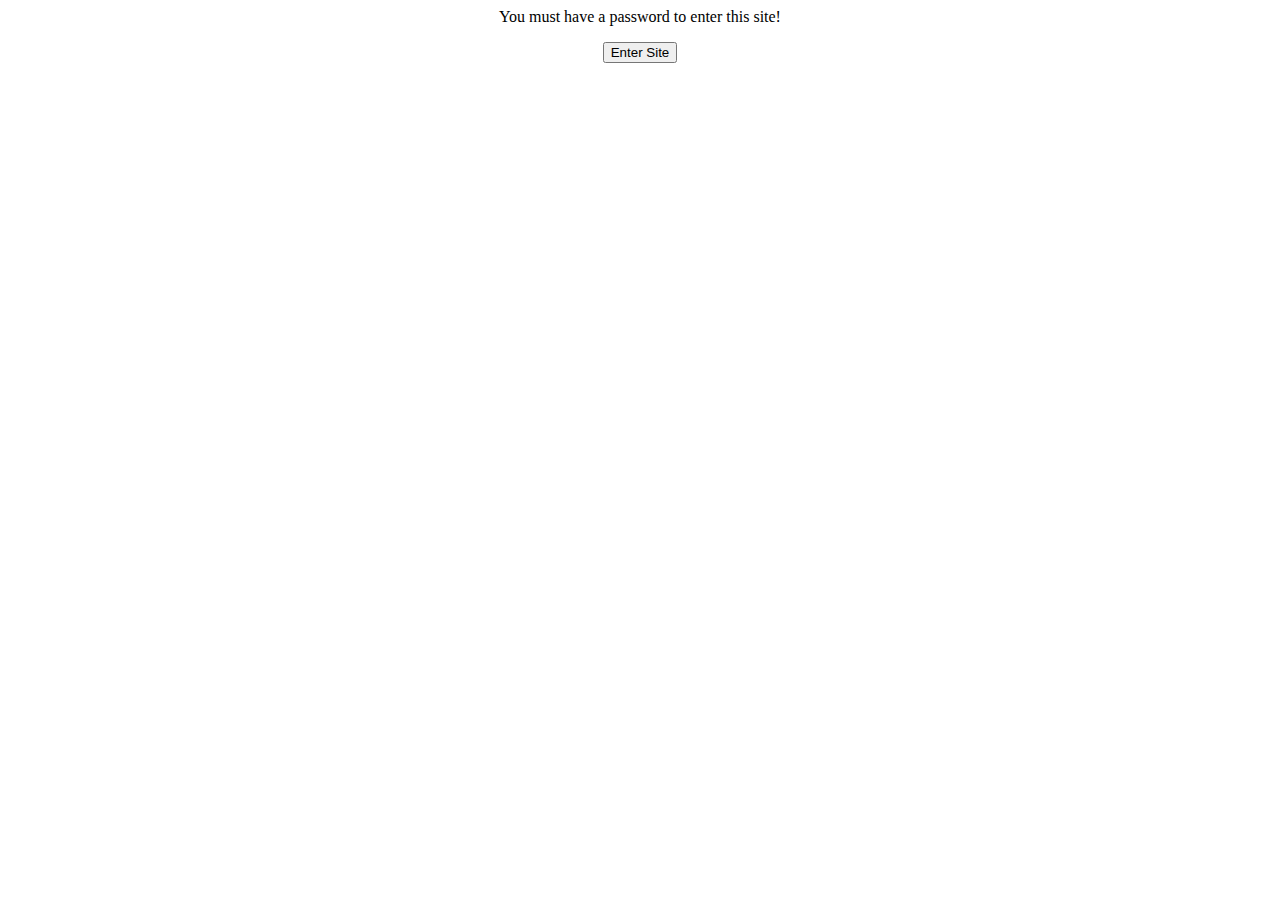
<file: index.html>
<HTML>
<SCRIPT language="JavaScript"><!--
function check() {
    // Prompt user for the password ...
    pwd = prompt('Enter password before continuing','');
    // ... then set the browser location. (change the line below this one!)
    location.href = 'http://academic.uprm.edu/~sbischoff/COLRC/' + escape(pwd) + '.php';
}
// -->
</SCRIPT>
<HEAD>
<TITLE>Enter Password</TITLE>
</HEAD>
<BODY>
<DIV align="center">You must have a password to enter this site!<P>
    <FORM>
        <INPUT type="Button" onClick="check()" value="Enter Site">
    </FORM>
</DIV>
</BODY>
</HTML>
</file>
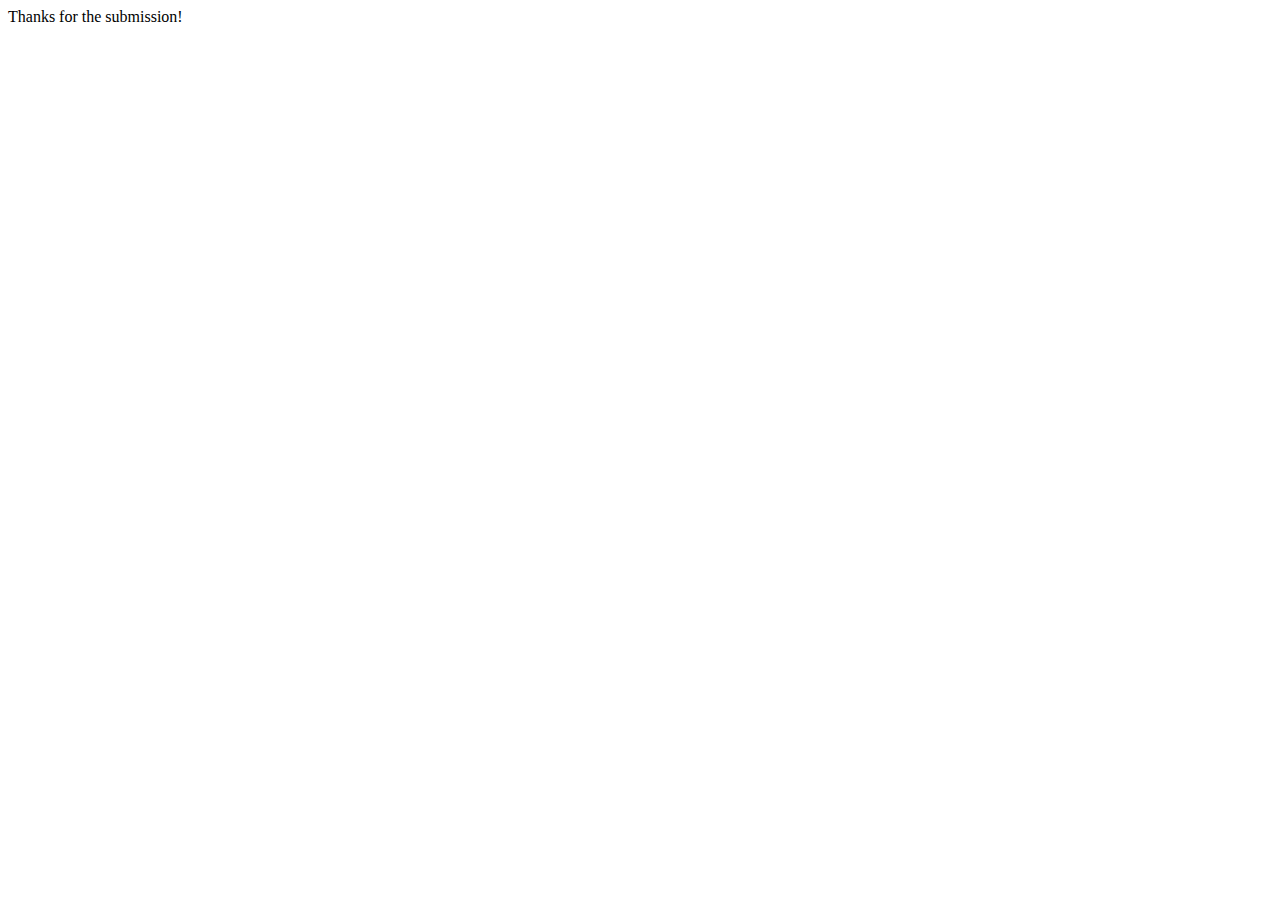
<file: contact/thank-you.html>
<!DOCTYPE HTML PUBLIC "-//W3C//DTD HTML 4.01 Transitional//EN" "http://www.w3.org/TR/html4/loose.dtd"> 
<html>
<head>
	<title>Thank you!</title>
<meta name="generator" content="TSW WebCoder">
</head>

<body>
Thanks for the submission!


</body>
</html>
</file>
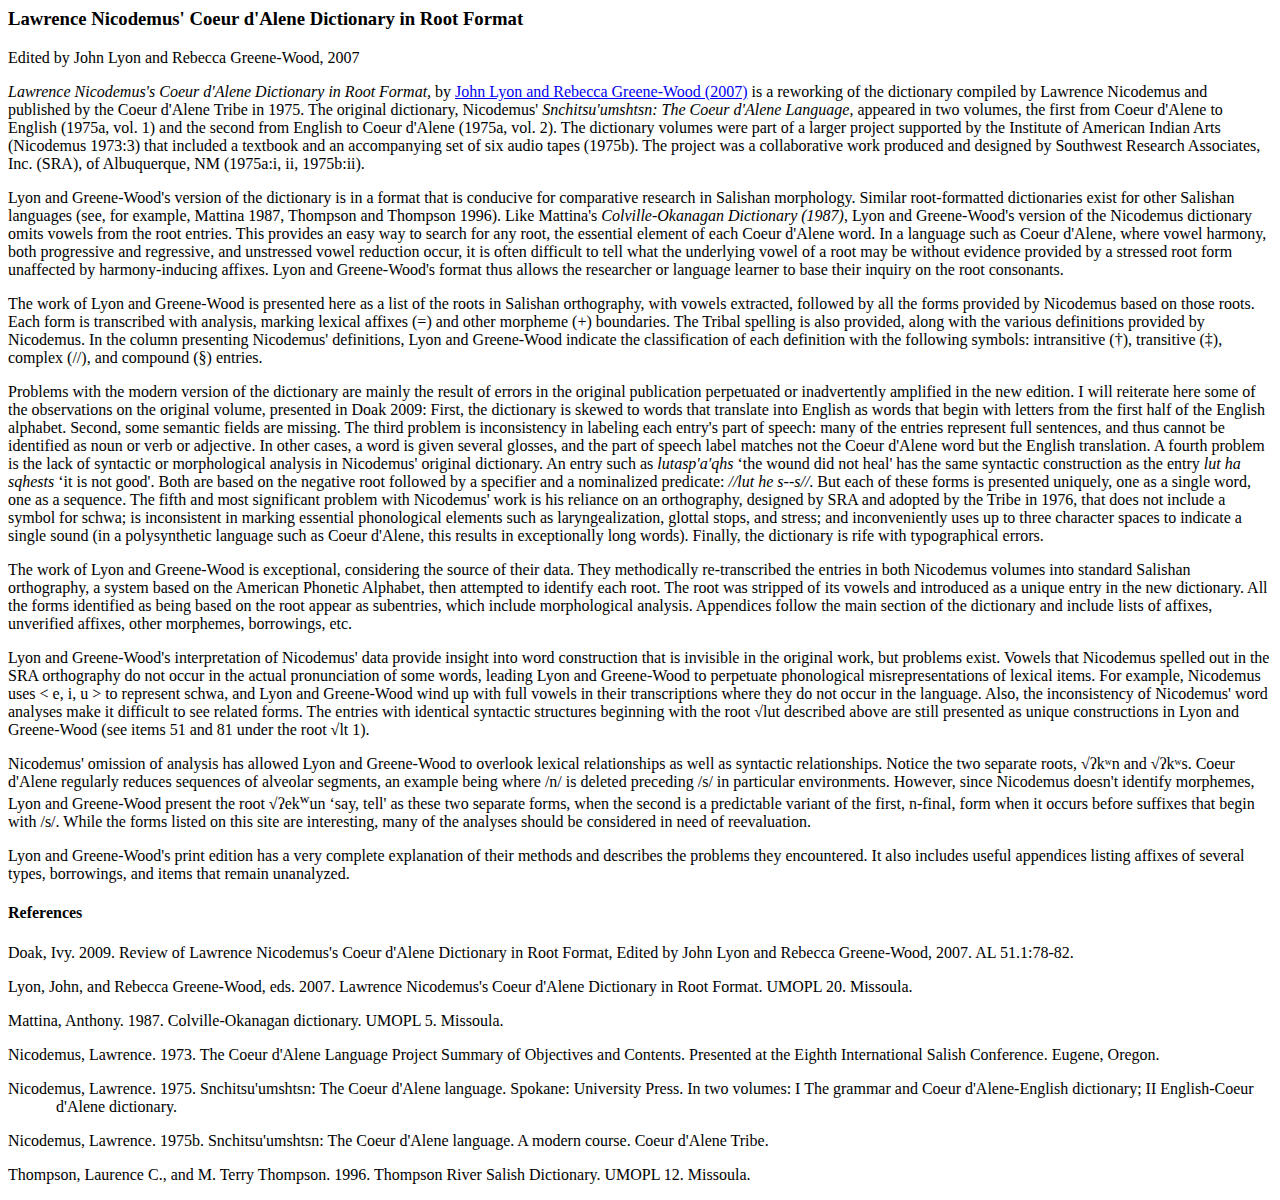
<file: dictionary/history_dictionary_content.html>
<html>
<h3>Lawrence Nicodemus' Coeur d'Alene Dictionary in Root Format</h3>
<p>Edited by John Lyon and Rebecca Greene-Wood, 2007</p>

<p><i>Lawrence Nicodemus's Coeur d'Alene Dictionary in Root Format,</i> by <a href="http://meltr.org/Publications/" target="_blank">John Lyon and Rebecca Greene-Wood (2007)</a> is a reworking of the dictionary compiled by Lawrence Nicodemus and published by the Coeur d'Alene Tribe in 1975.  The original dictionary, Nicodemus' <i>Snchitsu'umshtsn: The Coeur d'Alene Language</i>, appeared in two volumes, the first from Coeur d'Alene to English (1975a, vol. 1) and the second from English to Coeur d'Alene (1975a, vol. 2).  The dictionary volumes were part of a larger project supported by the Institute of American Indian Arts (Nicodemus 1973:3) that included a textbook and an accompanying set of six audio tapes (1975b).  The project was a collaborative work produced and designed by Southwest Research Associates, Inc. (SRA), of Albuquerque, NM (1975a:i, ii, 1975b:ii).</p>

<p>Lyon and Greene-Wood's version of the dictionary is in a format that is conducive for comparative research in Salishan morphology.  Similar root-formatted dictionaries exist for other Salishan languages (see, for example, Mattina 1987, Thompson and Thompson 1996).  Like Mattina's <i>Colville-Okanagan Dictionary (1987)</i>, Lyon and Greene-Wood's version of the Nicodemus dictionary omits vowels from the root entries.  This provides an easy way to search for any root, the essential element of each Coeur d'Alene word.  In a language such as Coeur d'Alene, where vowel harmony, both progressive and regressive, and unstressed vowel reduction occur, it is often difficult to tell what the underlying vowel of a root may be without evidence provided by a stressed root form unaffected by harmony-inducing affixes.  Lyon and Greene-Wood's format thus allows the researcher or language learner to base their inquiry on the root consonants.</p>
<p>The work of Lyon and Greene-Wood is presented here as a list of the roots in Salishan orthography, with vowels extracted, followed by all the forms provided by Nicodemus based on those roots.  Each form is transcribed with analysis, marking lexical affixes (=) and other morpheme (+) boundaries.  The Tribal spelling is also provided, along with the various definitions provided by Nicodemus.  In the column presenting Nicodemus' definitions, Lyon and Greene-Wood indicate the classification of each definition with the following symbols:  intransitive (&#8224;), transitive (&#8225;), complex (//), and compound (&#167;) entries.</p>
<p>Problems with the modern version of the dictionary are mainly the result of errors in the original publication perpetuated or inadvertently amplified in the new edition.  I will reiterate here some of the observations on the original volume, presented in Doak 2009:  First, the dictionary is skewed to words that translate into English as words that begin with letters from the first half of the English alphabet.  Second, some semantic fields are missing.  The third problem is inconsistency in labeling each entry's part of speech: many of the entries represent full sentences, and thus cannot be identified as noun or verb or adjective.  In other cases, a word is given several glosses, and the part of speech label matches not the Coeur d'Alene word but the English translation.  A fourth problem is the lack of syntactic or morphological analysis in Nicodemus' original dictionary.  An entry such as <i>lutasp'a'qhs </i> ‘the wound did not heal' has the same syntactic construction as the entry<i> lut ha sqhests</i> ‘it is not good'. Both are based on the negative root followed by a specifier and a nominalized predicate:<i> //lut he s-<stem>-s//</i>. But each of these forms is presented uniquely, one as a single word, one as a sequence.  The fifth and most significant problem with Nicodemus' work is his reliance on an orthography, designed by SRA and adopted by the Tribe in 1976, that does not include a symbol for schwa; is inconsistent in marking essential phonological elements such as laryngealization, glottal stops, and stress; and inconveniently uses up to three character spaces to indicate a single sound (in a polysynthetic language such as Coeur d'Alene, this results in exceptionally long words).  Finally, the dictionary is rife with typographical errors.</i></p>
<p>The work of Lyon and Greene-Wood is exceptional, considering the source of their data.  They methodically re-transcribed the entries in both Nicodemus volumes into standard Salishan orthography, a system based on the American Phonetic Alphabet, then attempted to identify each root.  The root was stripped of its vowels and introduced as a unique entry in the new dictionary.  All the forms identified as being based on the root appear as subentries, which include morphological analysis.  Appendices follow the main section of the dictionary and include lists of affixes, unverified affixes, other morphemes, borrowings, etc.  </p>
<p>Lyon and Greene-Wood's interpretation of Nicodemus' data provide insight into word construction that is invisible in the original work, but problems exist.  Vowels that Nicodemus spelled out in the SRA orthography do not occur in the actual pronunciation of some words, leading Lyon and Greene-Wood to perpetuate phonological misrepresentations of lexical items.  For example, Nicodemus uses < e, i, u > to represent schwa, and Lyon and Greene-Wood wind up with full vowels in their transcriptions where they do not occur in the language.  Also, the inconsistency of Nicodemus' word analyses make it difficult to see related forms. The entries with identical syntactic structures beginning with the root &radic;lut described above are still presented as unique constructions in Lyon and Greene-Wood (see items 51 and 81 under the root &radic;lt 1).</p>
<p>Nicodemus' omission of analysis has allowed Lyon and Greene-Wood to overlook lexical relationships as well as syntactic relationships.  Notice the two separate roots, &radic;ʔkʷn and &radic;ʔkʷs.  Coeur d'Alene regularly reduces sequences of alveolar segments, an example being where /n/ is deleted preceding /s/ in particular environments.  However, since Nicodemus doesn't identify morphemes, Lyon and Greene-Wood present the root &radic;ʔek<sup>w</sup>un ‘say, tell' as these two separate forms, when the second is a predictable variant of the first, n-final, form when it occurs before suffixes that begin with /s/.  While the forms listed on this site are interesting, many of the analyses should be considered in need of reevaluation.</p>
<p>Lyon and Greene-Wood's print edition has a very complete explanation of their methods and describes the problems they encountered.  It also includes useful appendices listing affixes of several types, borrowings, and items that remain unanalyzed.</p>

<h4>References</h4>

<p style="margin-left:.5in;text-indent:-.5in">Doak, Ivy.  2009.  Review of Lawrence Nicodemus's Coeur d'Alene Dictionary in Root Format, Edited by John Lyon and Rebecca Greene-Wood, 2007.  AL 51.1:78-82.</p>
<p style="margin-left:.5in;text-indent:-.5in">Lyon, John, and Rebecca Greene-Wood, eds. 2007. Lawrence Nicodemus's Coeur d'Alene Dictionary in Root Format.  UMOPL 20.  Missoula.</p>
<p style="margin-left:.5in;text-indent:-.5in">Mattina, Anthony.  1987.  Colville-Okanagan dictionary.  UMOPL  5.  Missoula.</p>
<p style="margin-left:.5in;text-indent:-.5in">Nicodemus, Lawrence.  1973.  The Coeur d'Alene Language Project Summary of Objectives and Contents.  Presented at the Eighth International Salish Conference.  Eugene, Oregon.</p>
<p style="margin-left:.5in;text-indent:-.5in">Nicodemus, Lawrence.  1975.  Snchitsu'umshtsn: The Coeur d'Alene language.  Spokane: University Press.  In two volumes: I The grammar and Coeur d'Alene-English dictionary; II English-Coeur d'Alene dictionary.</p>
<p style="margin-left:.5in;text-indent:-.5in">Nicodemus, Lawrence.  1975b.  Snchitsu'umshtsn: The Coeur d'Alene language.  A modern course.  Coeur d'Alene Tribe.</p>
<p style="margin-left:.5in;text-indent:-.5in">Thompson, Laurence C., and M. Terry Thompson.  1996.  Thompson River Salish Dictionary. UMOPL  12.  Missoula.</p>
</file>
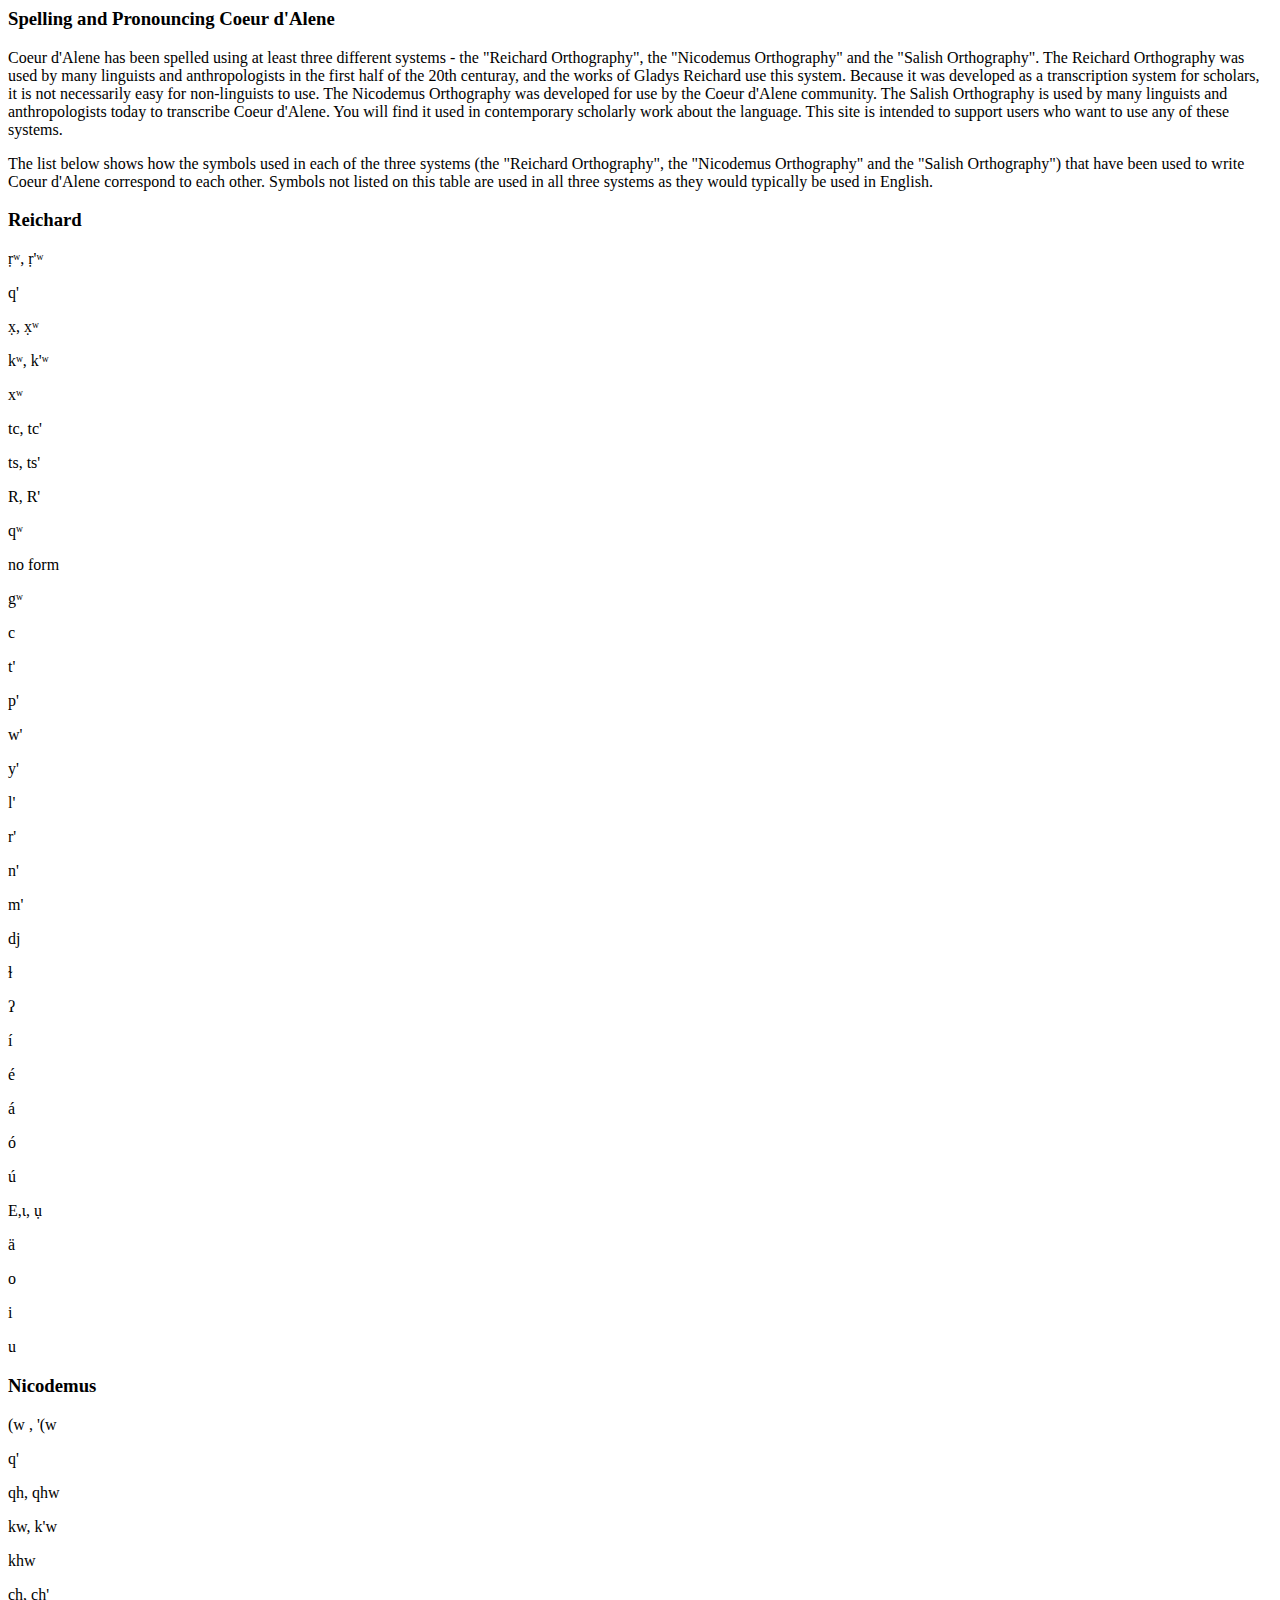
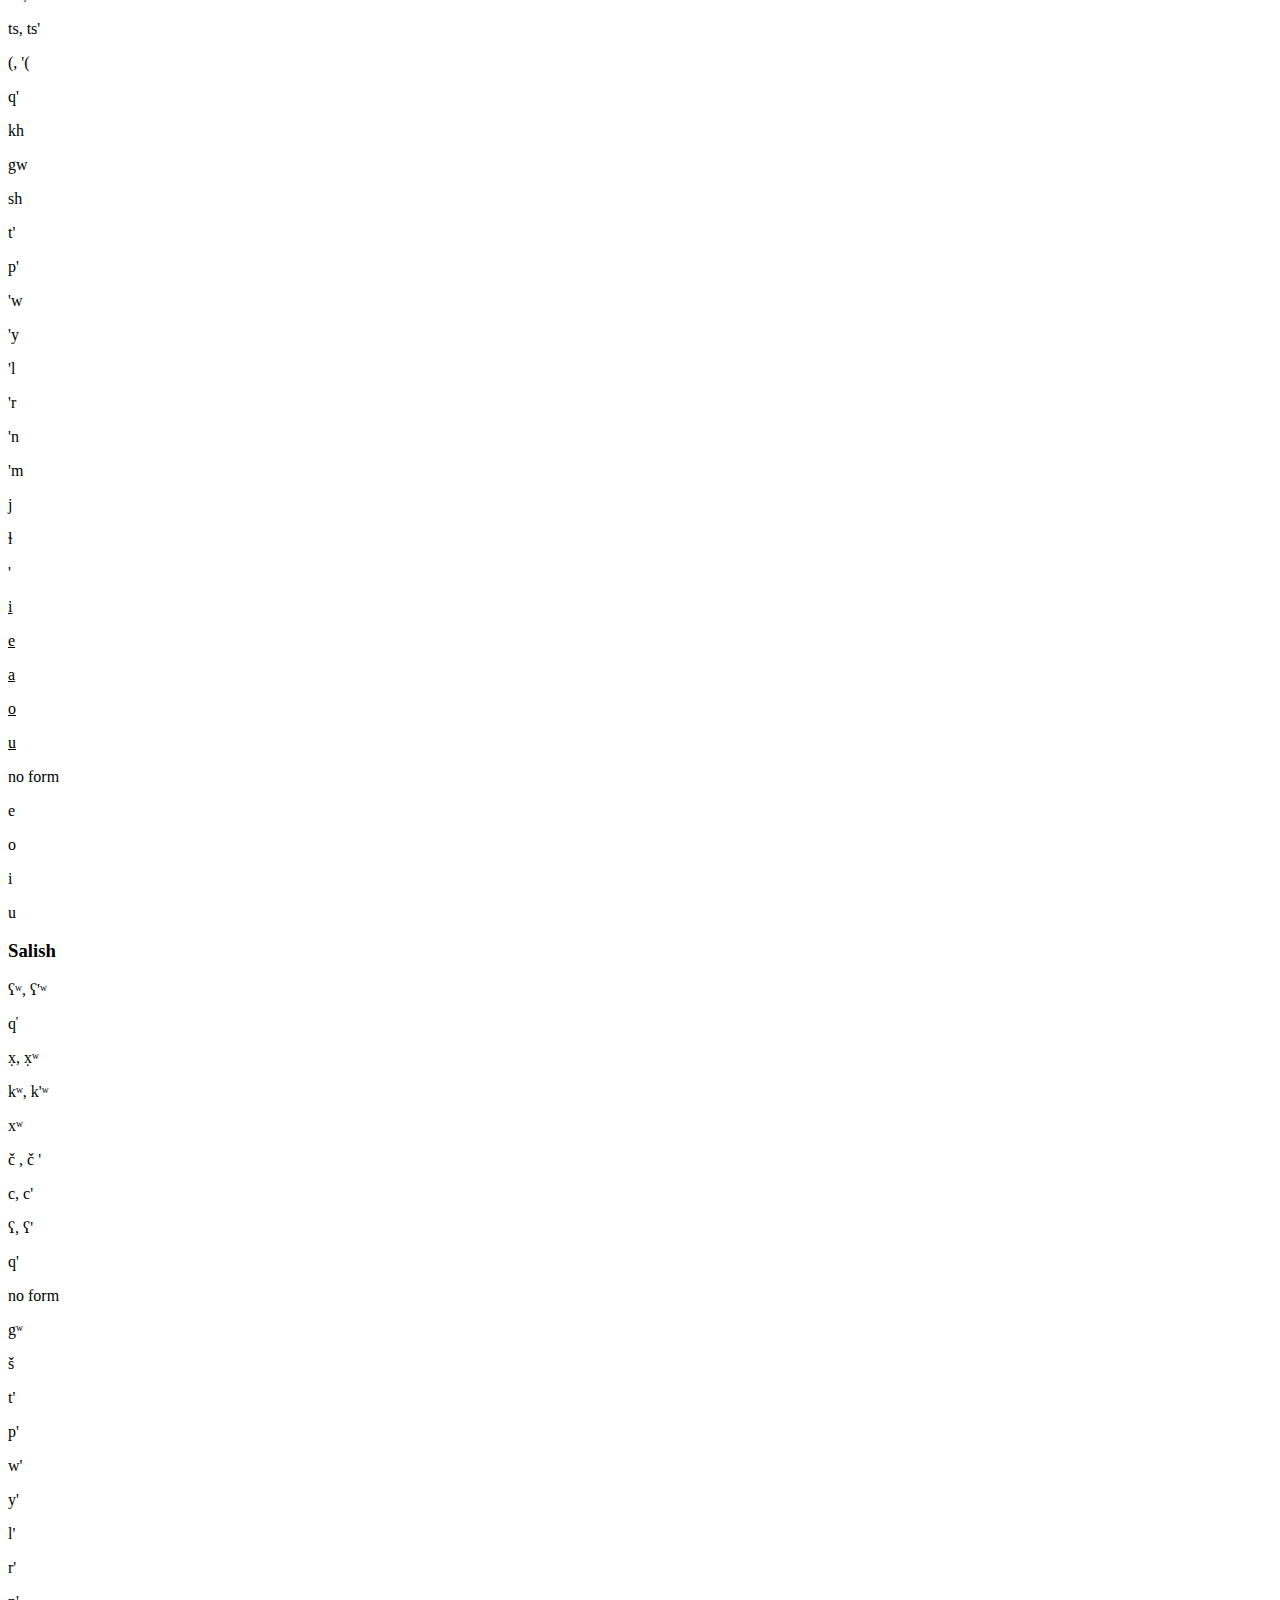
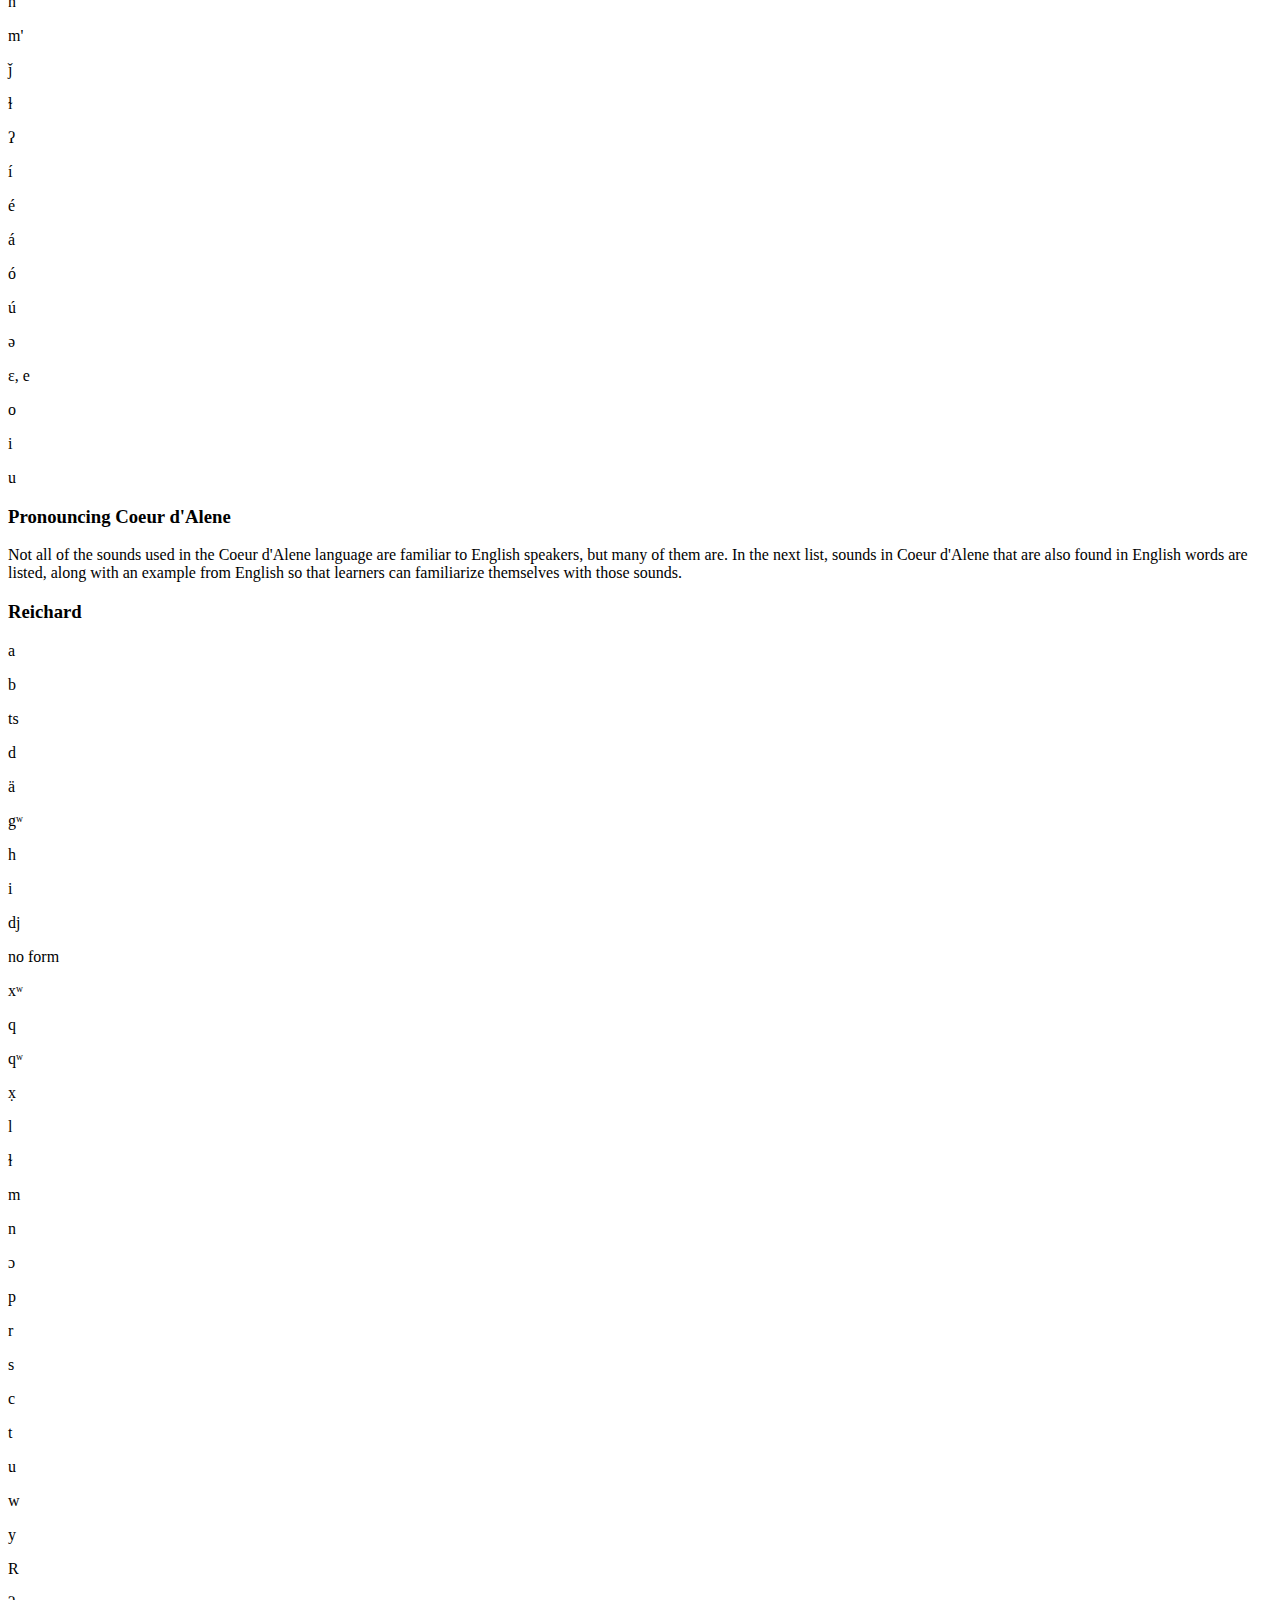
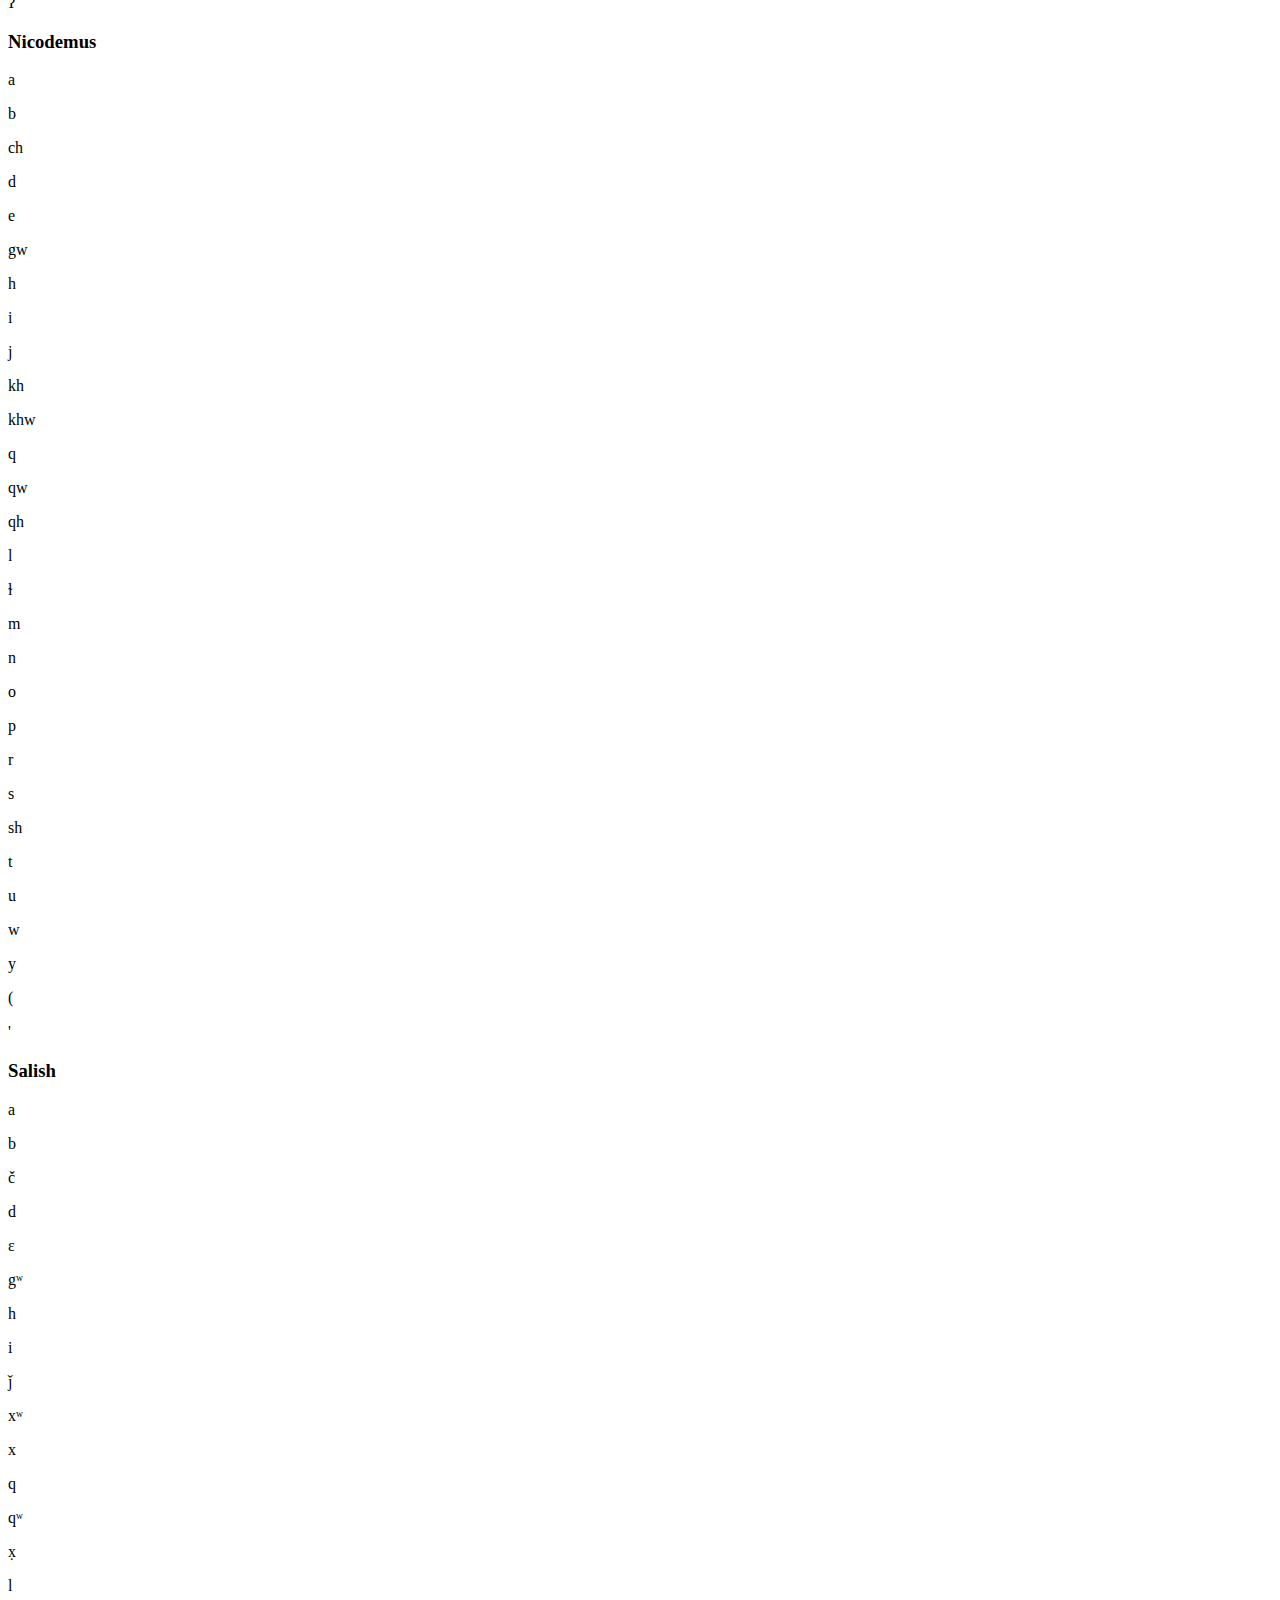
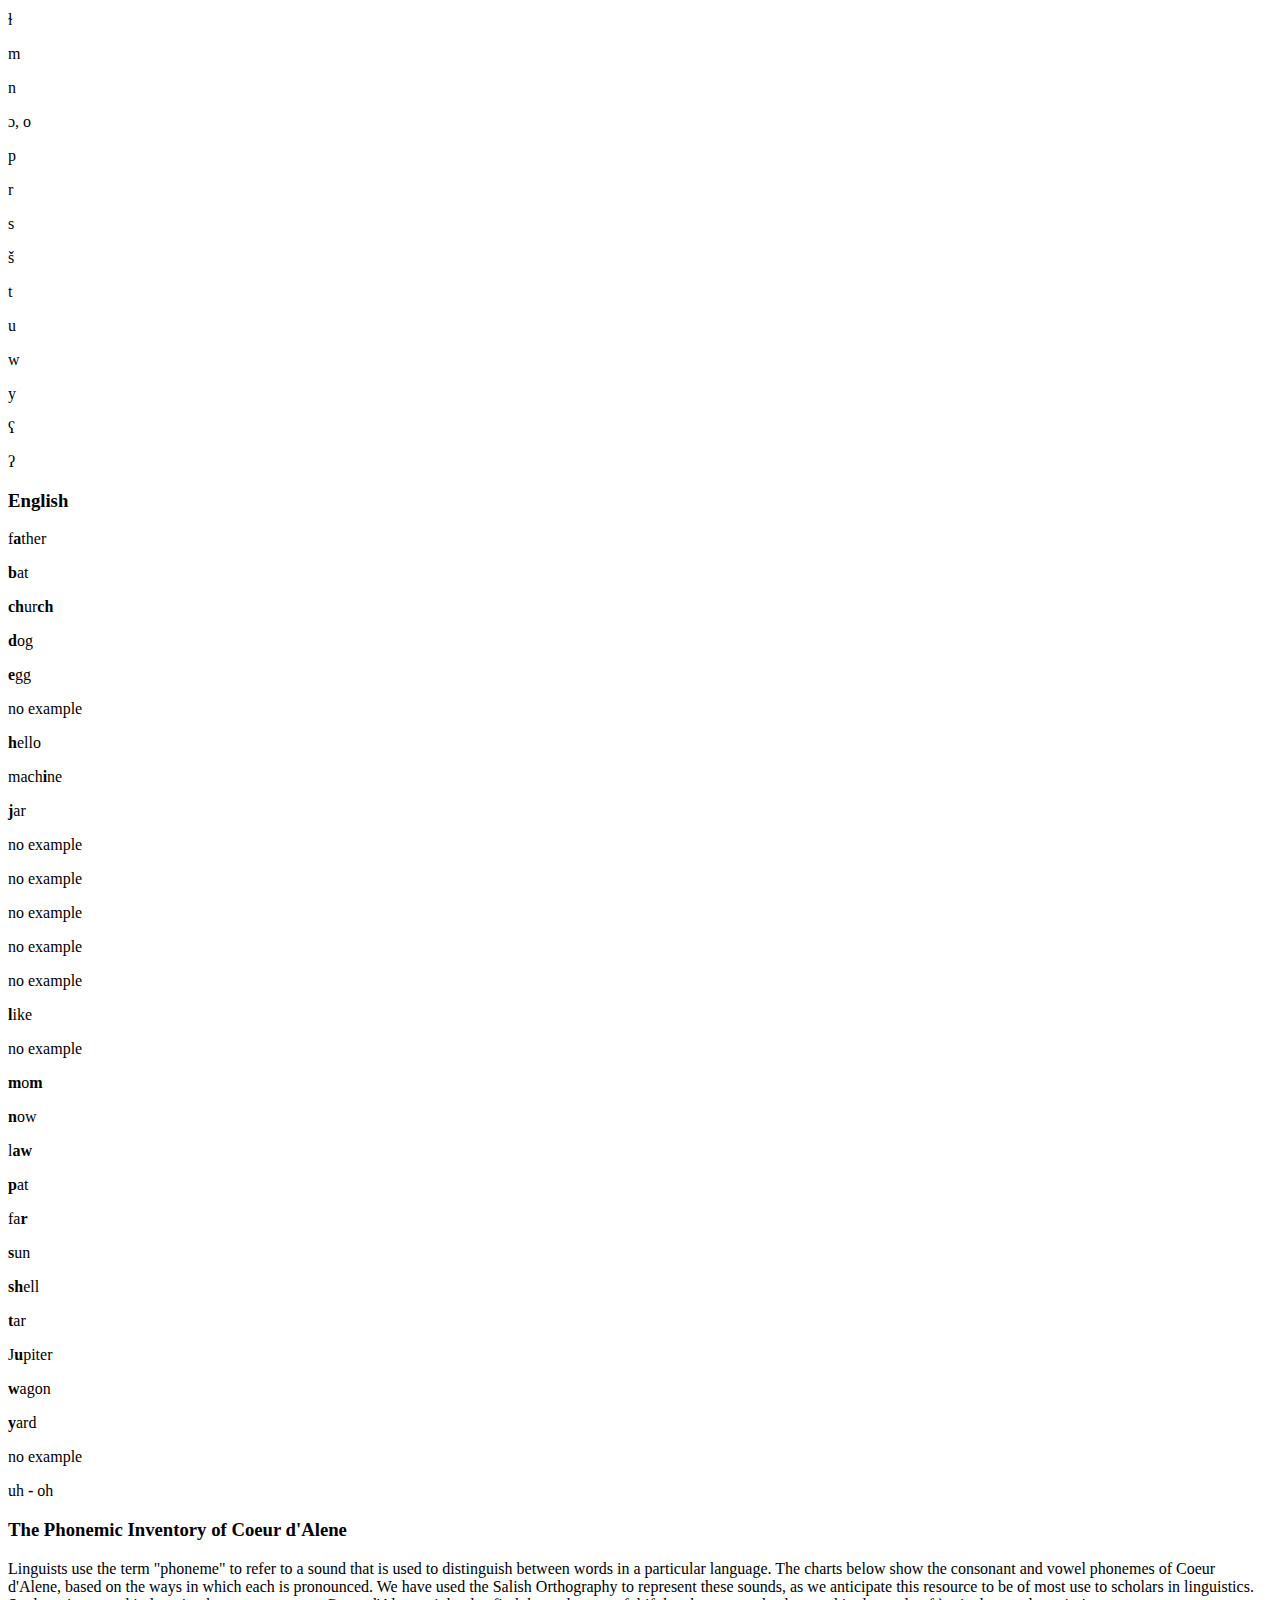
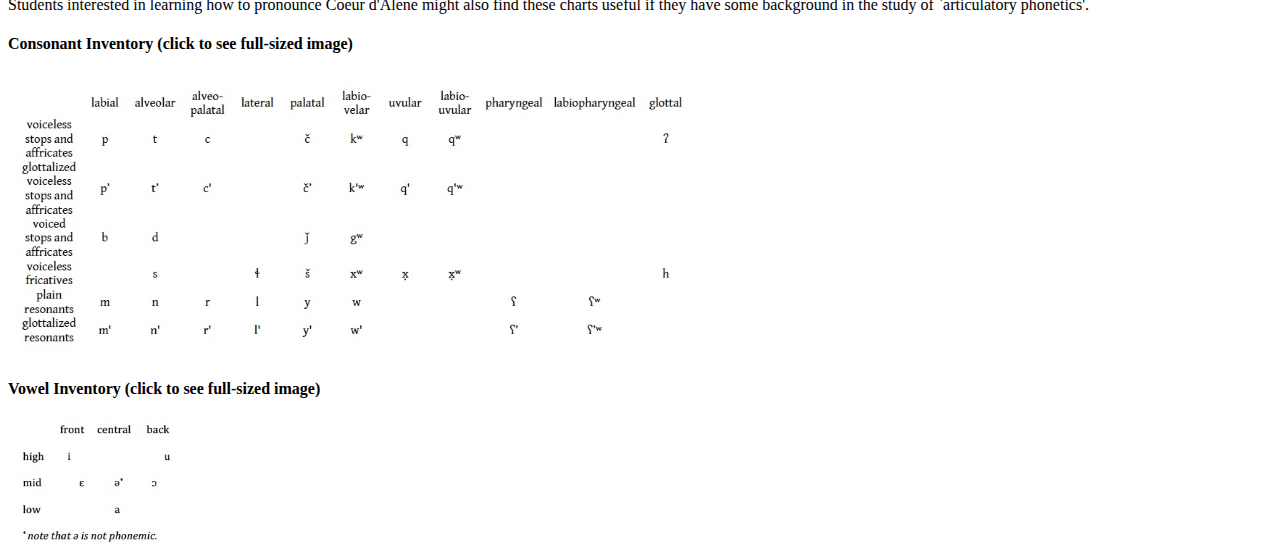
<file: spelling/orthographies_content.html>
<html>
<h3>Spelling and Pronouncing Coeur d'Alene</h3>

<p>Coeur d'Alene has been spelled using at least three different systems - the "Reichard Orthography", the "Nicodemus Orthography" and the "Salish Orthography".  The Reichard Orthography was used by many linguists and anthropologists in the first half of the 20th centuray, and the works of Gladys Reichard use this system.  Because it was developed as a transcription system for scholars, it is not necessarily easy for non-linguists to use.  The Nicodemus Orthography was developed for use by the Coeur d'Alene community.  The Salish Orthography is used by many linguists and anthropologists today to transcribe Coeur d'Alene.  You will find it used in contemporary scholarly work about the language.  This site is intended to support users who want to use any of these systems.</p>

<p>The list below shows how the symbols used in each of the three systems (the "Reichard Orthography", the "Nicodemus Orthography" and the "Salish Orthography") that have been used to write Coeur d'Alene correspond to each other.  Symbols not listed on this table are used in all three systems as they would typically be used in English.</p>

<div id="table3col">

  <div id="table3col_1"><a name="orthographies"><h3>Reichard</h3></a>
    <p> r&#803;&#695;, r&#803;&#39;&#695;</p>
    <p> q&#39; </p>
    <p> x&#803;, x&#803;&#695; </p>
    <p> k&#695;, k&#39;&#695;</p>
    <p> x&#695; </p>
    <p> tc, tc&#39; </p>
    <p> ts, ts&#39; </p>
    <p> R,  R&#39; </p>
    <p> q&#695; </p>
    <p> no form </p>
    <p> g&#695; </p>
    <p> c </p>
    <p> t&#39; </p>
    <p> p&#39; </p>
    <p> w&#39; </p>
    <p> y&#39; </p>
    <p> l&#39;</p>
    <p> r&#39; </p>
    <p> n&#39; </p>
    <p> m&#39; </p>
    <p> dj </p>
    <p> &#619; </p>
    <p> &#660;</p>
    <p> &#237; </p>
    <p> &#233; </p>
    <p> &#225; </p>
    <p> &#243; </p>
    <p> &#250; </p>
    <p> E,&#953;, u&#803;</p>
    <p> &#228; </p>
    <p> o </p>
    <p> i </p>
    <p> u </p>

    </div>
    
  <div id="table3col_2"><h3>Nicodemus</h3>
    <p>(w , &#39;(w</p>
    <p> q&#39;</p>
    <p> qh, qhw </p>
    <p> kw, k&#39;w</p>
    <p> khw</p>
    <p> ch, ch&#39; </p>
    <p> ts, ts&#39; </p>
    <p> (, &#39;( </p>
    <p> q&#39; </p>
    <p> kh </p>
    <p> gw </p>
    <p> sh </p>
    <p> t&#39; </p>
    <p> p&#39; </p>
    <p> &#39;w </p>
    <p> &#39;y </p>
    <p> &#39;l </p>
    <p> &#39;r </p>
    <p> &#39;n </p>
    <p> &#39;m </p>
    <p> j </p>
    <p> &#619; </p>
    <p> &#39; </p>
    <p> <u>i</u> </p>
    <p> <u>e</u> </p>
    <p> <u>a</u> </p>
    <p> <u>o</u> </p>
    <p> <u>u</u> </p>
    <p> no form </p>
    <p> e </p>
    <p> o </p>
    <p> i </p>
    <p> u </p>
    </div>
   
  <div id="table3col_3"><h3>Salish</h3>
    <p> &#661;&#695;, &#661;&#39;&#695;</p>
    <p> q&#789;</p>
    <p> x&#803;, x&#803;&#695; </p>
    <p> k&#695;, k&#39;&#695; </p>
    <p> x&#695; </p>
    <p> &#269; , &#269; &#39; </p>
    <p> c, c&#39; </p>
    <p> &#661;, &#661;&#39;</p>
    <p> q&#39; </p>
    <p> no form </p>
    <p> g&#695; </p>
    <p> &#353; </p>
    <p> t&#39; </p>
    <p> p&#39; </p>
    <p> w&#39; </p>
    <p> y&#39; </p>
    <p> l&#39; </p>
    <p> r&#39; </p>
    <p> n&#39; </p>
    <p> m&#39; </p>
    <p> &#496; </p>
    <p> &#619; </p>
    <p> &#660; </p>
    <p> &#237; </p>
    <p> &#233; </p>
    <p> &#225; </p>
    <p> &#243; </p>
    <p> &#250; </p>
    <p> &#601; </p>
    <p> &#603;, e </p>
    <p> o </p>
    <p> i </p>
    <p> u </p>

  </div>

</div>

<div id="new">

<a name="pronounce"><h3>Pronouncing Coeur d'Alene</h3></a>

<p>Not all of the sounds used in the Coeur d'Alene language are familiar to English speakers, but many of them are.  In the next list, sounds in Coeur d'Alene that are also found in English words are listed, along with an example from English so that learners can familiarize themselves with those sounds.</p>

</div>

<div id="table4col">

  <div id="table4col_1"><h3>Reichard</h3>
    <p> a</p>
    <p> b </p>
    <p> ts </p>
    <p> d </p>
    <p> &#228; </p>
    <p> g&#695; </p> 
    <p> h  </p>
    <p> i </p>
    <p> dj  </p>
    <p> no form  </p>
    <p> x&#695; </p>
    <p> q </p>
    <p> q&#695;  </p>
    <p> x&#803; </p>
    <p> l </p>
    <p> &#619;  </p>
    <p> m </p>
    <p> n  </p>
    <p> &#x0254;   </p>
    <p> p  </p>
    <p> r  </p>
    <p> s  </p>
    <p> c </p>
    <p> t  </p>
    <p> u </p>
    <p> w  </p>
    <p> y  </p>
    <p> R </p>
    <p> &#660; </p>

    </div>
    
  <div id="table4col_2"><h3>Nicodemus</h3>
    <p> a </p>
    <p> b </p>
    <p> ch  </p>
    <p> d </p>
    <p> e </p>
    <p> gw </p>
    <p> h  </p>
    <p> i  </p>
    <p> j  </p>
    <p> kh  </p>
    <p> khw</p>
    <p> q  </p>
    <p> qw  </p>
    <p> qh  </p>
    <p> l </p>
    <p> &#619; </p>
    <p> m  </p>
    <p> n  </p>
    <p> o </p>
    <p> p  </p>
    <p> r  </p>
    <p> s  </p>
    <p> sh </p>
    <p> t  </p>
    <p> u </p>
    <p> w  </p>
    <p> y  </p>
    <p> (  </p>
    <p> &#39; </p>

    </div>
   
  <div id="table4col_3"><h3>Salish</h3>
    <p> a </p>
    <p> b </p>
    <p> &#269; </p>
    <p> d  </p>
    <p> &#603; </p>
    <p> g&#695; </p>
    <p> h  </p>
    <p> i </p>
    <p> &#496;  </p>
    <p> x&#695; </p>
    <p> x  </p>
    <p> q  </p>
    <p> q&#695;  </p>
    <p> x&#803;  </p>
    <p> l  </p>
    <p> &#619;  </p>
    <p> m  </p>
    <p> n  </p>
    <p> &#x0254;, o </p>
    <p> p  </p>
    <p> r  </p>
    <p> s  </p>
    <p>  &#353;   </p>
    <p> t  </p>
    <p> u  </p>
    <p> w  </p>
    <p> y  </p>
    <p> &#661;  </p>
    <p> &#660; </p>


  </div>
  <div id="table4col_4"><h3>English</h3>
    <p> f<b>a</b>ther </p>
    <p> <b>b</b>at </p>
    <p> <b>ch</b>ur<b>ch</b> </p>
    <p> <b>d</b>og </p>
    <p> <b>e</b>gg </p>
    <p> no example </p>
    <p> <b>h</b>ello </p>
    <p> mach<b>i</b>ne </p>
    <p> <b>j</b>ar </p>
    <p> no example </p>
    <p> no example </p>
    <p> no example </p>
    <p> no example </p>
    <p> no example </p>
    <p> <b>l</b>ike </p>
    <p> no example </p>
    <p> <b>m</b>o<b>m</b> </p>
    <p> <b>n</b>ow </p>
    <p> l<b>aw</b> </p>
    <p> <b>p</b>at </p>
    <p> fa<b>r</b></p>
    <p> <b>s</b>un </p>
    <p> <b>sh</b>ell </p>
    <p> <b>t</b>ar </p>
    <p> J<b>u</b>piter </p>
    <p> <b>w</b>agon </p>
    <p> <b>y</b>ard </p>
    <p> no example </p>
    <p> uh <b>-</b> oh </p>   
    </div>
</div>

<div id="new">
  <a name="phonemes"><h3>The Phonemic Inventory of Coeur d'Alene</h3></a>
 <p>Linguists use the term "phoneme" to refer to a sound that is used to distinguish between words in a particular language.  The charts below show the consonant and vowel phonemes of Coeur d'Alene, based on the ways in which each is pronounced.  We have used the Salish Orthography to represent these sounds, as we anticipate this resource to be of most use to scholars in linguistics.  Students interested in learning how to pronounce Coeur d'Alene might also find these charts useful if they have some background in the study of `articulatory phonetics'.</p>
  <h4>Consonant Inventory (click to see full-sized image)</h4>
  <a href="../images/consonant_inventory.jpg" target="_blank">
  <img src="../images/consonant_inventory.jpg"  alt="consonant inventory" width="700px"/></a>
  <h4>Vowel Inventory (click to see full-sized image)</h4>
  <a href="../images/vowel_inventory.jpg" target="_blank">
  <img src="../images/vowel_inventory.jpg" alt="vowel inventory" width="200px" /></a>

  </div>
</file>
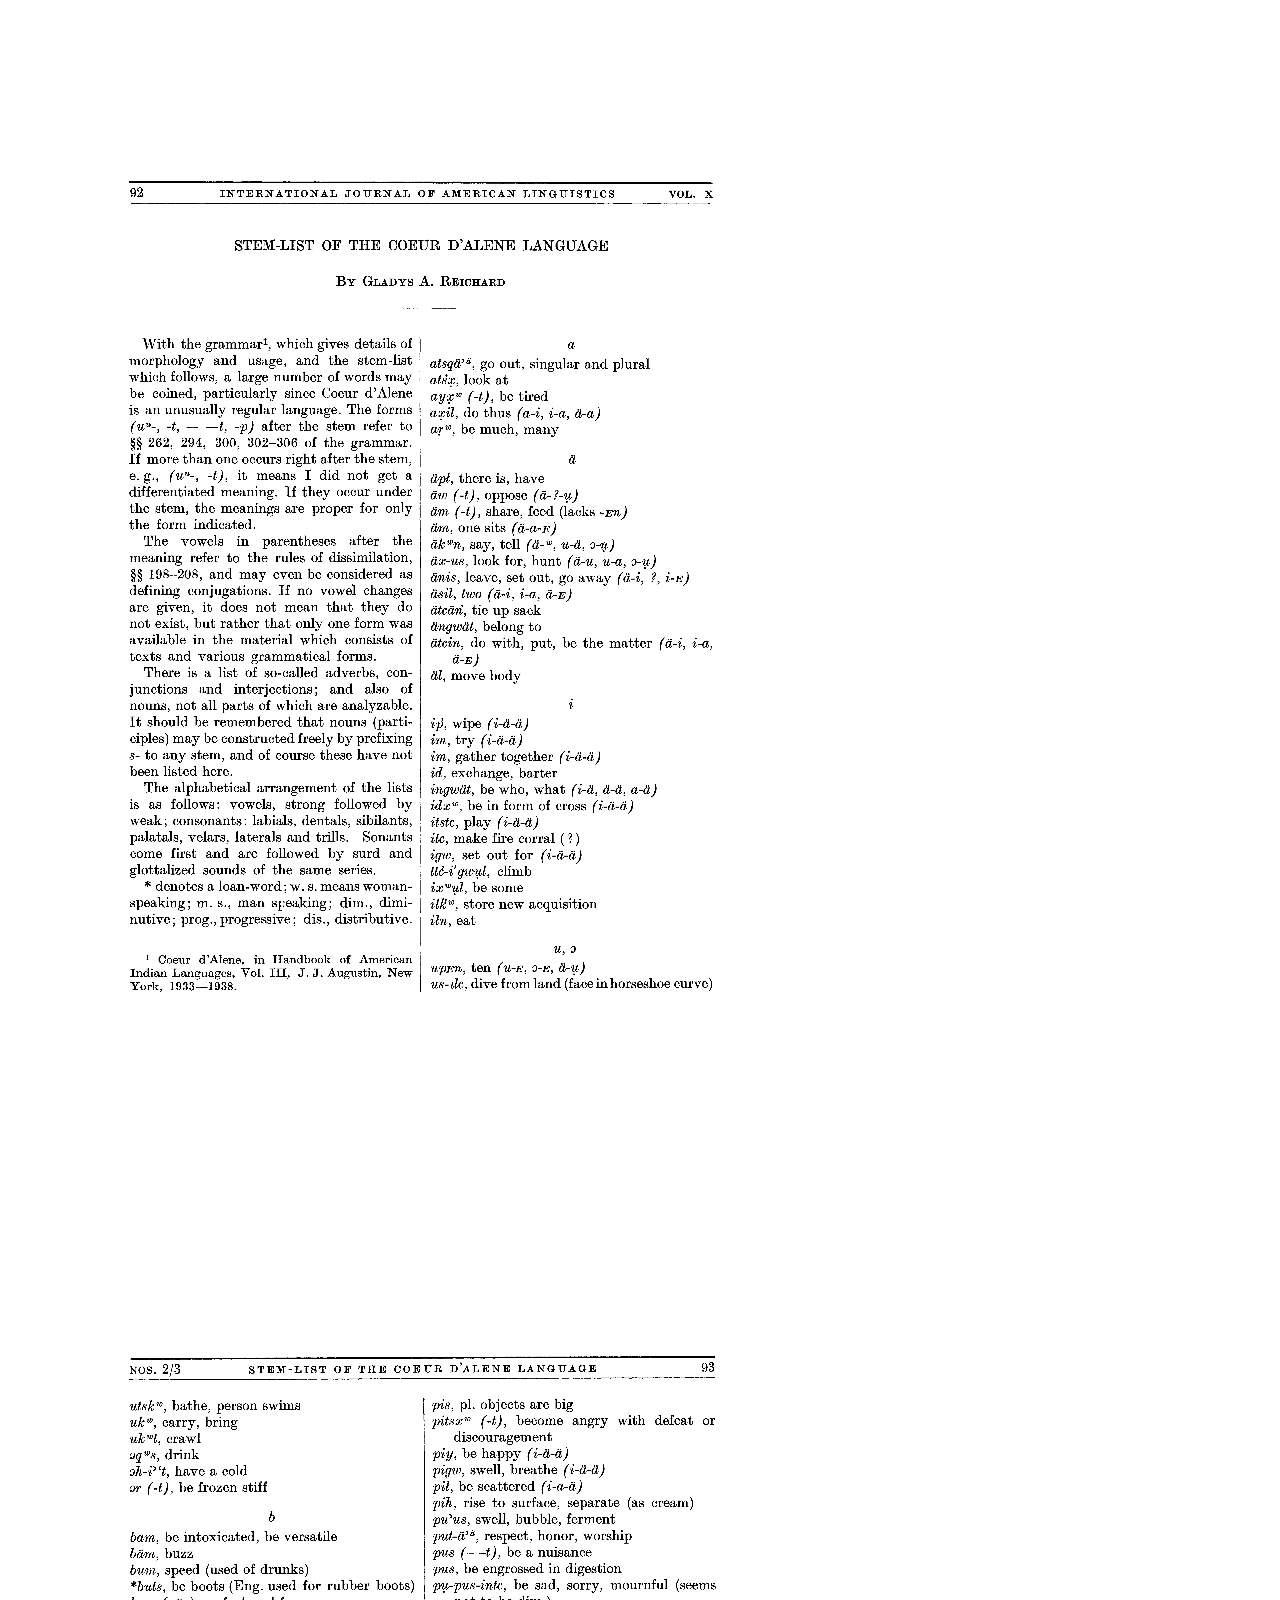
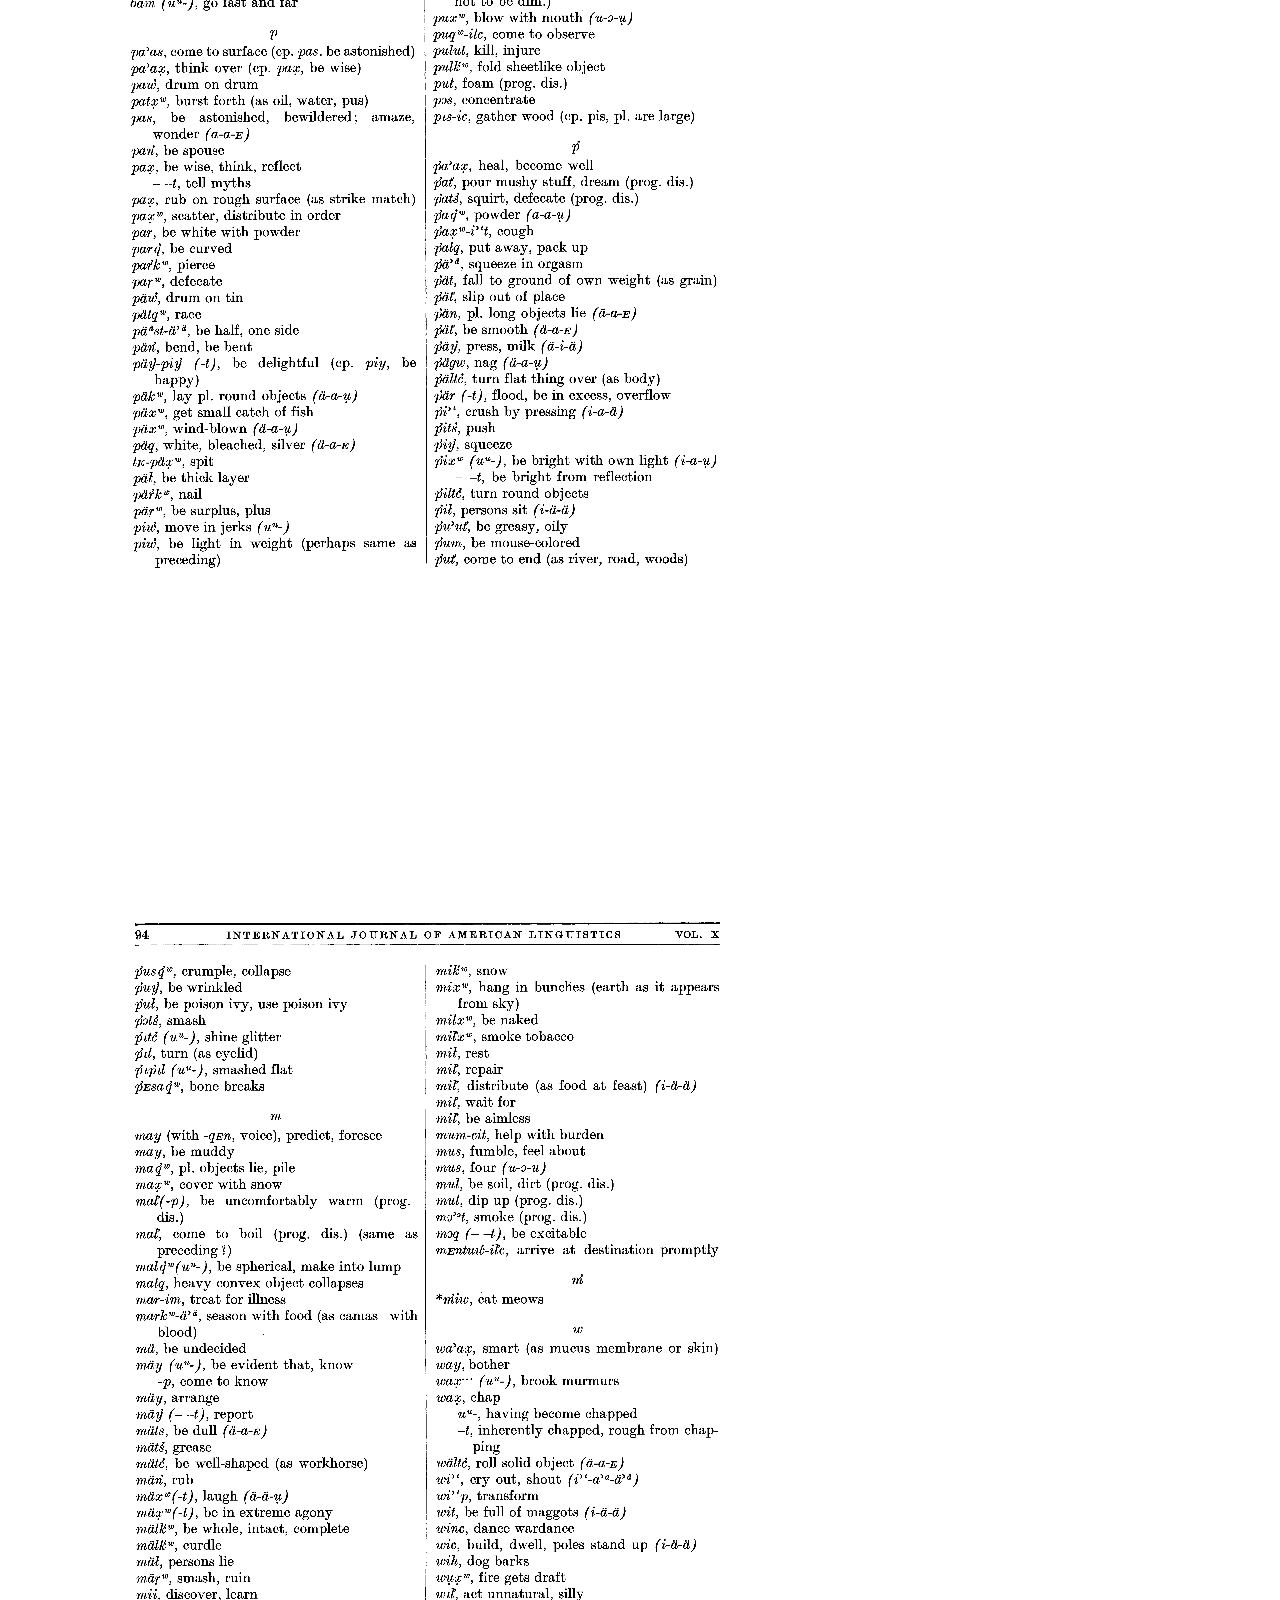
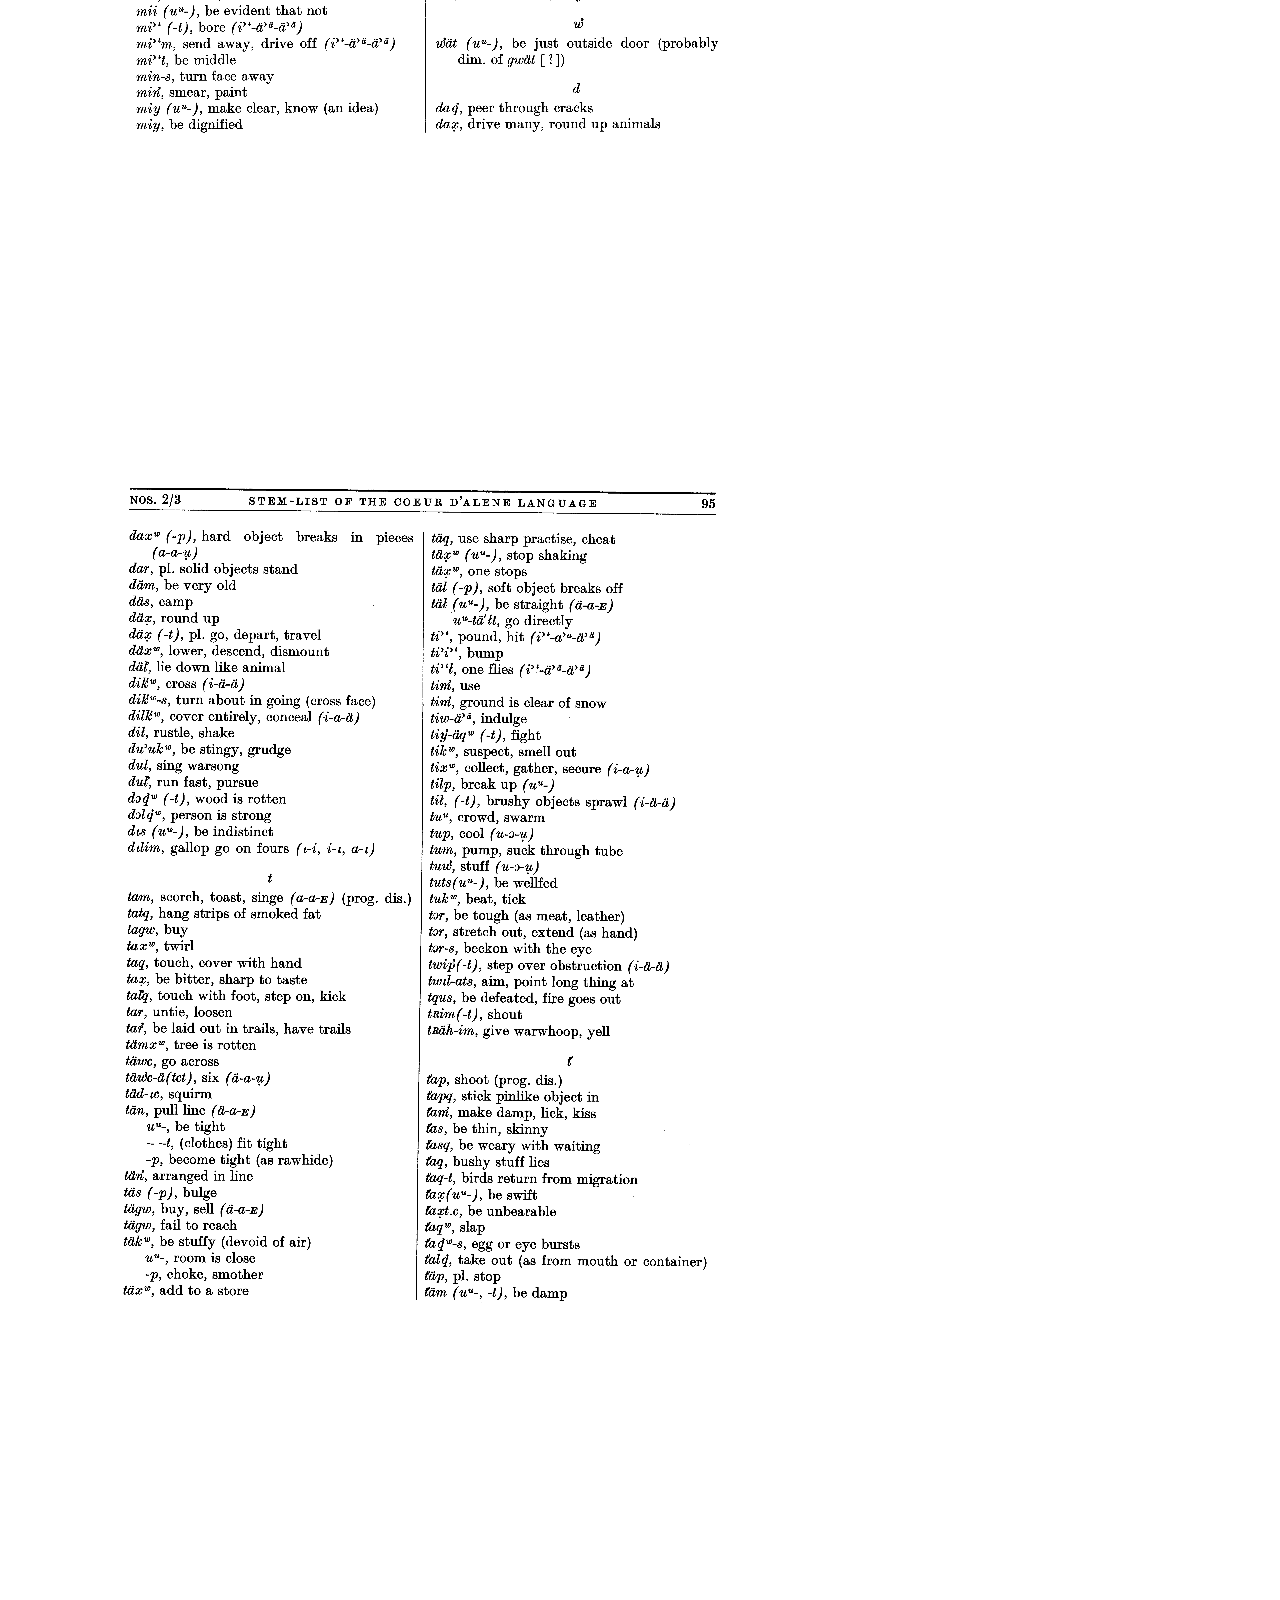
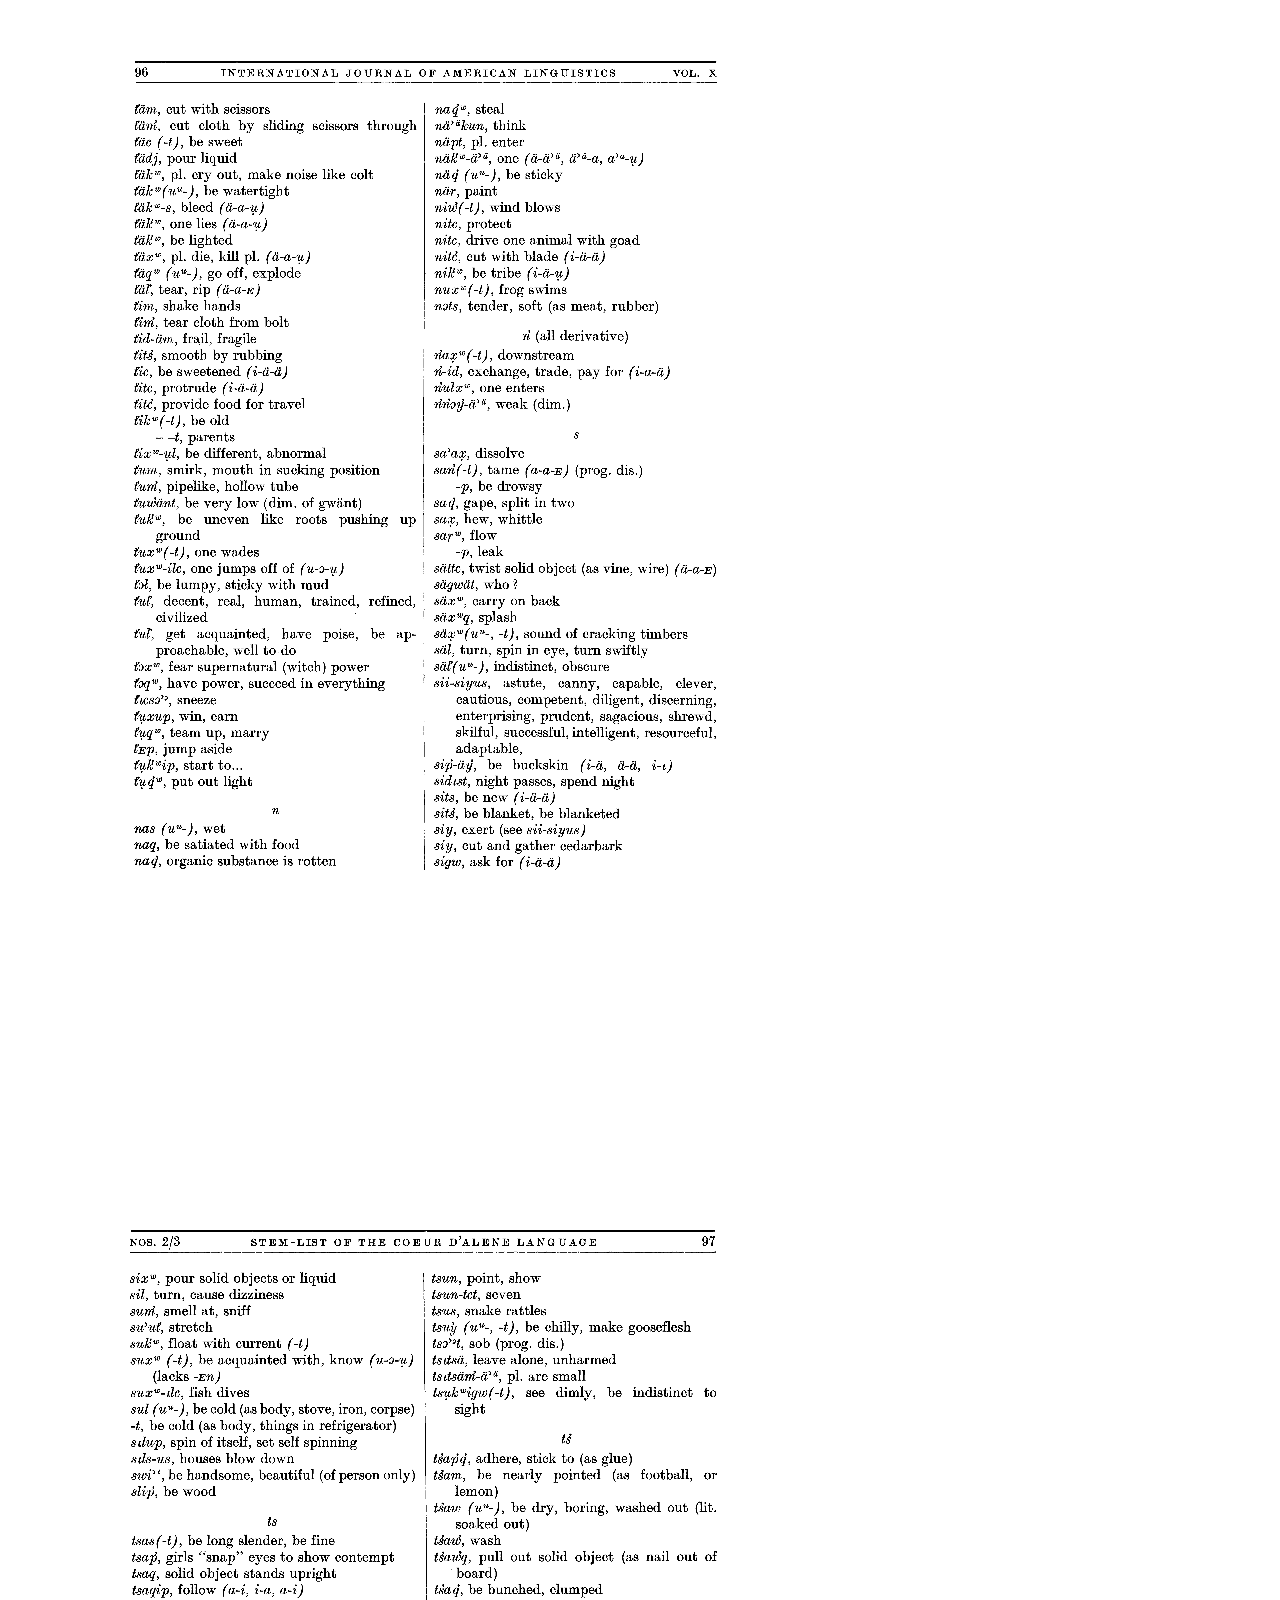
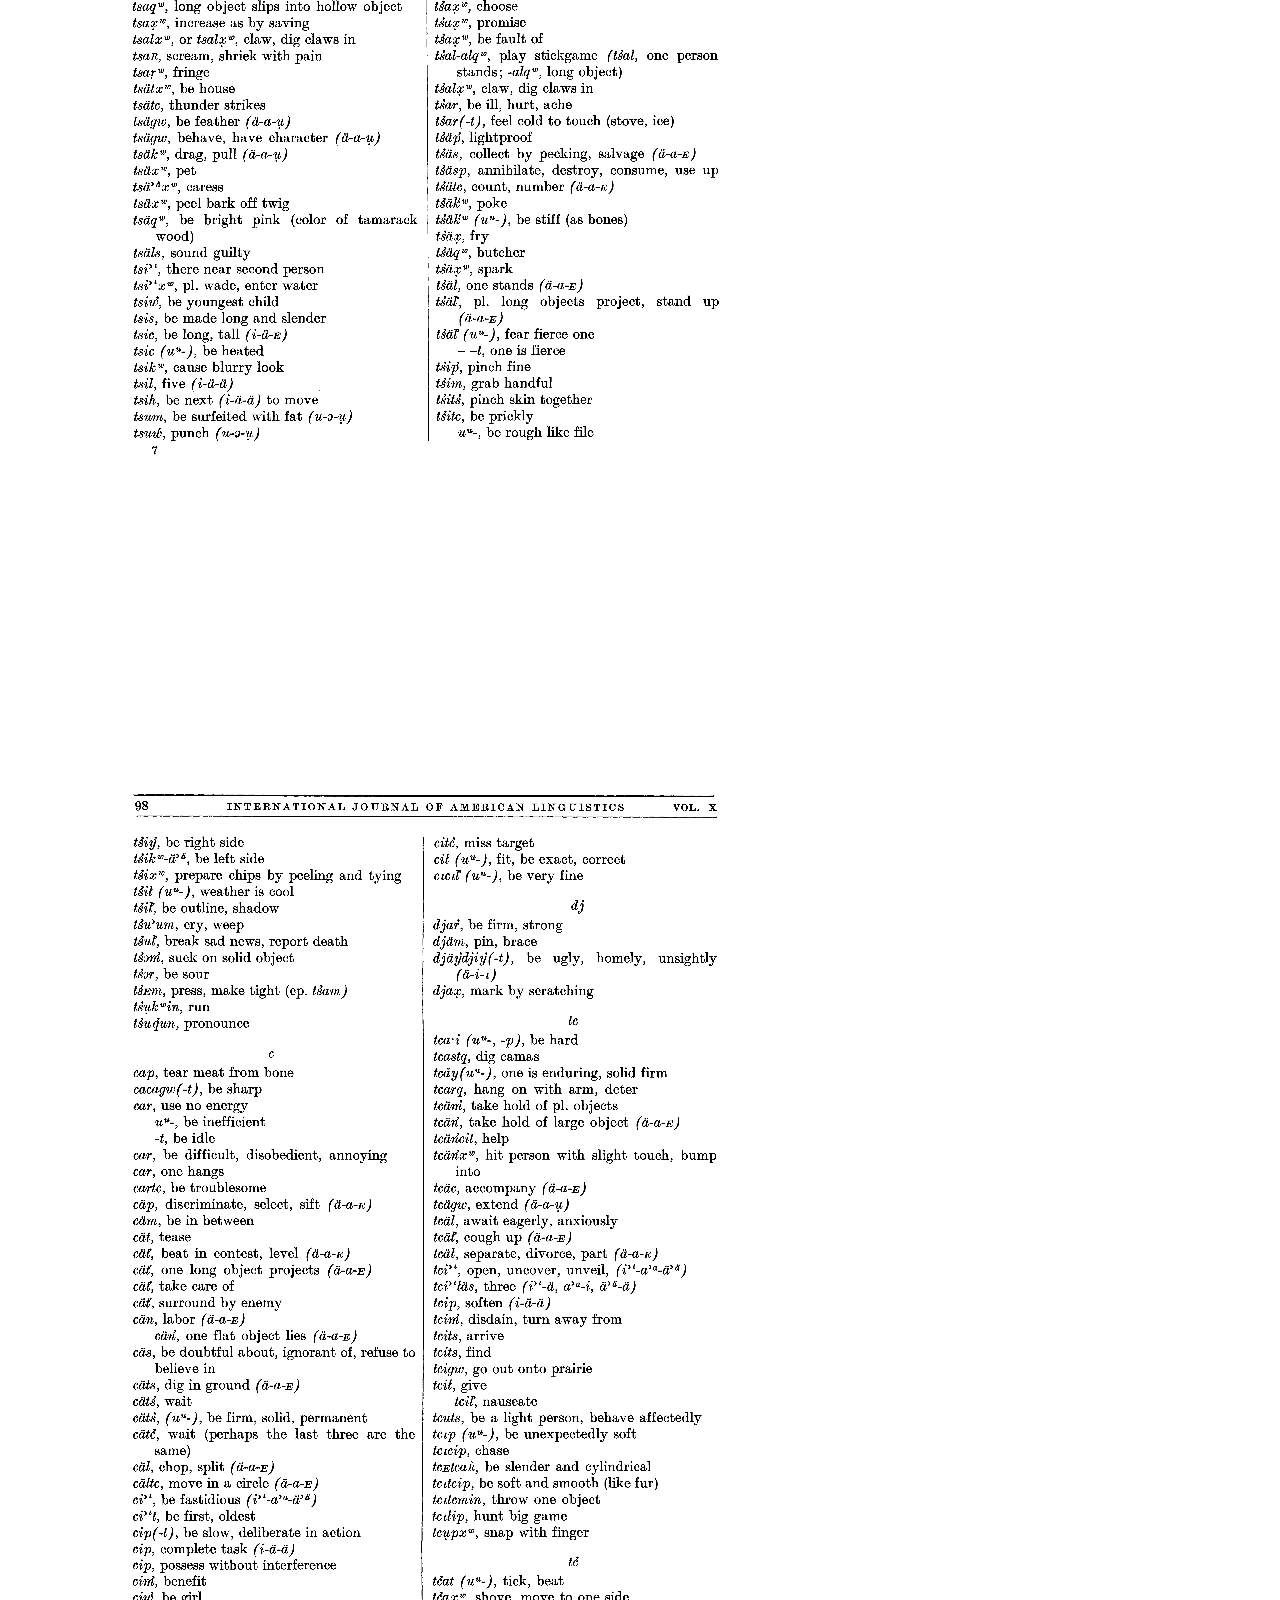
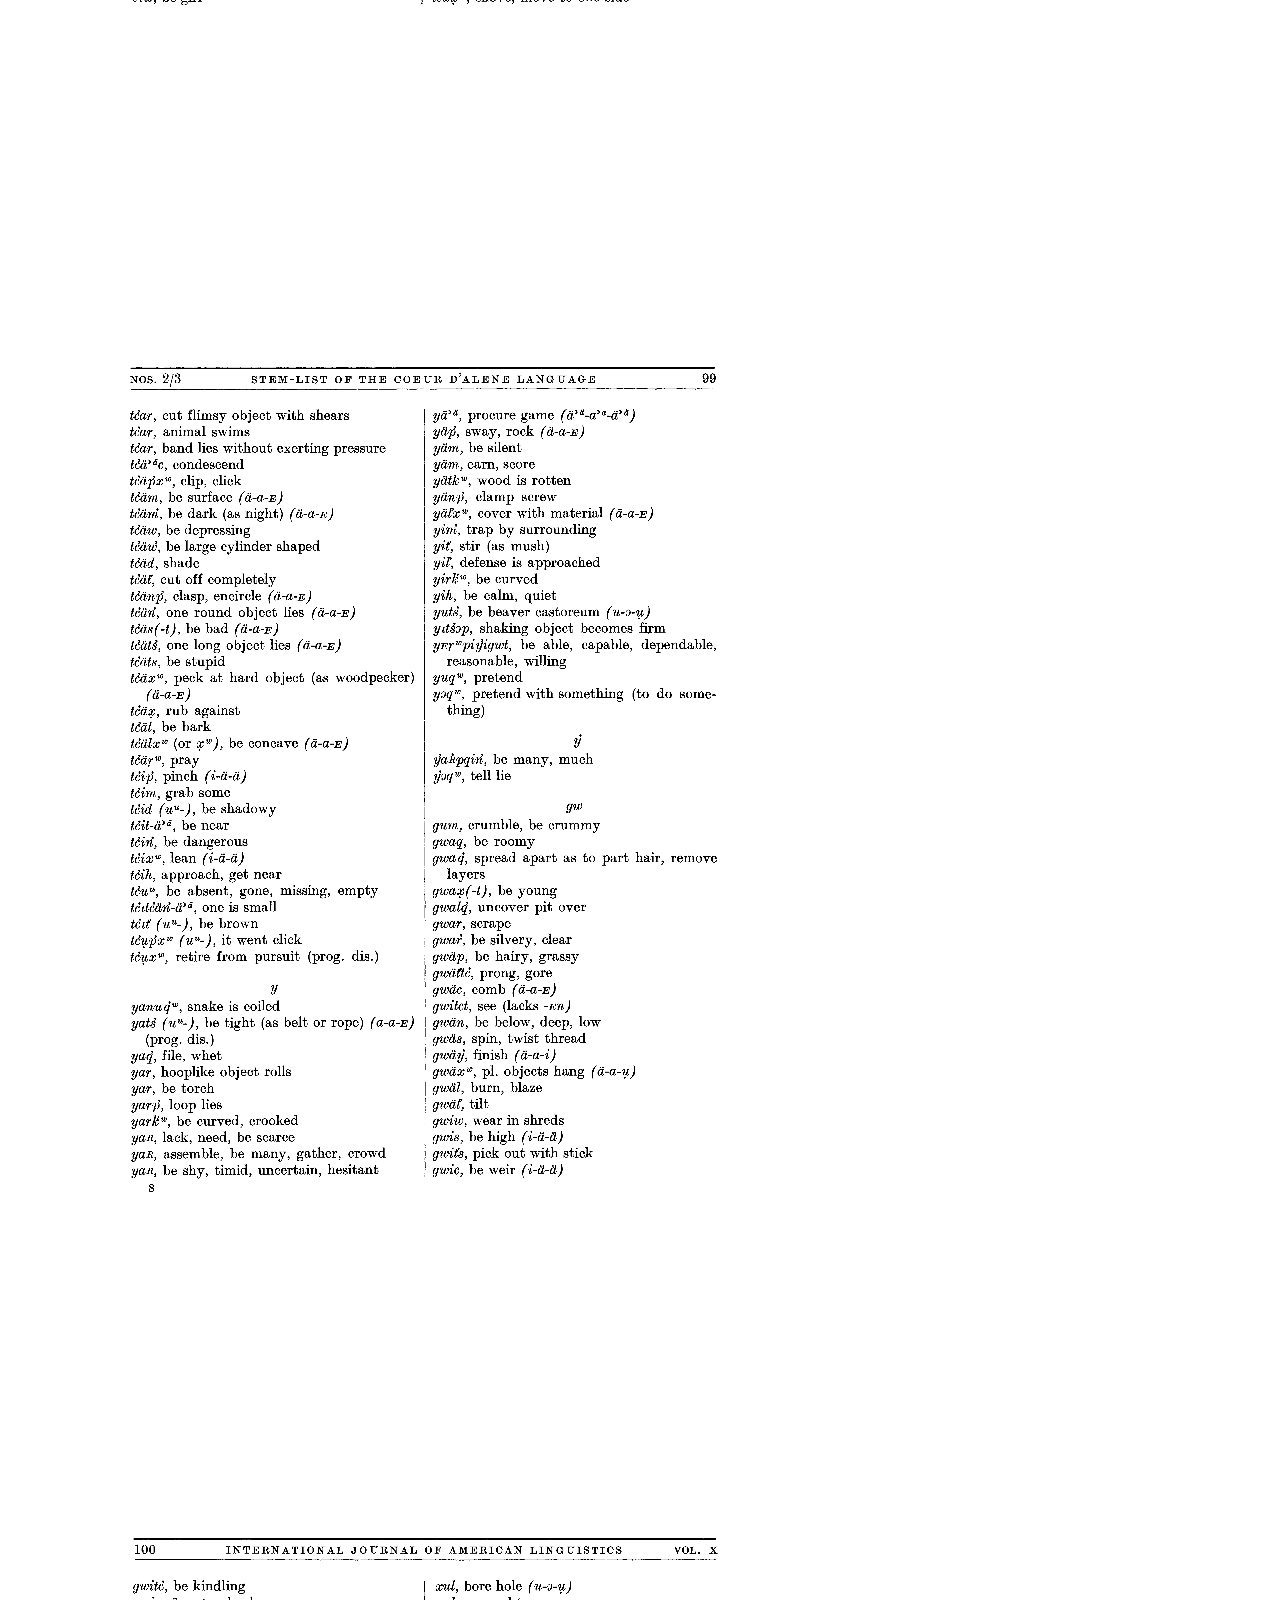
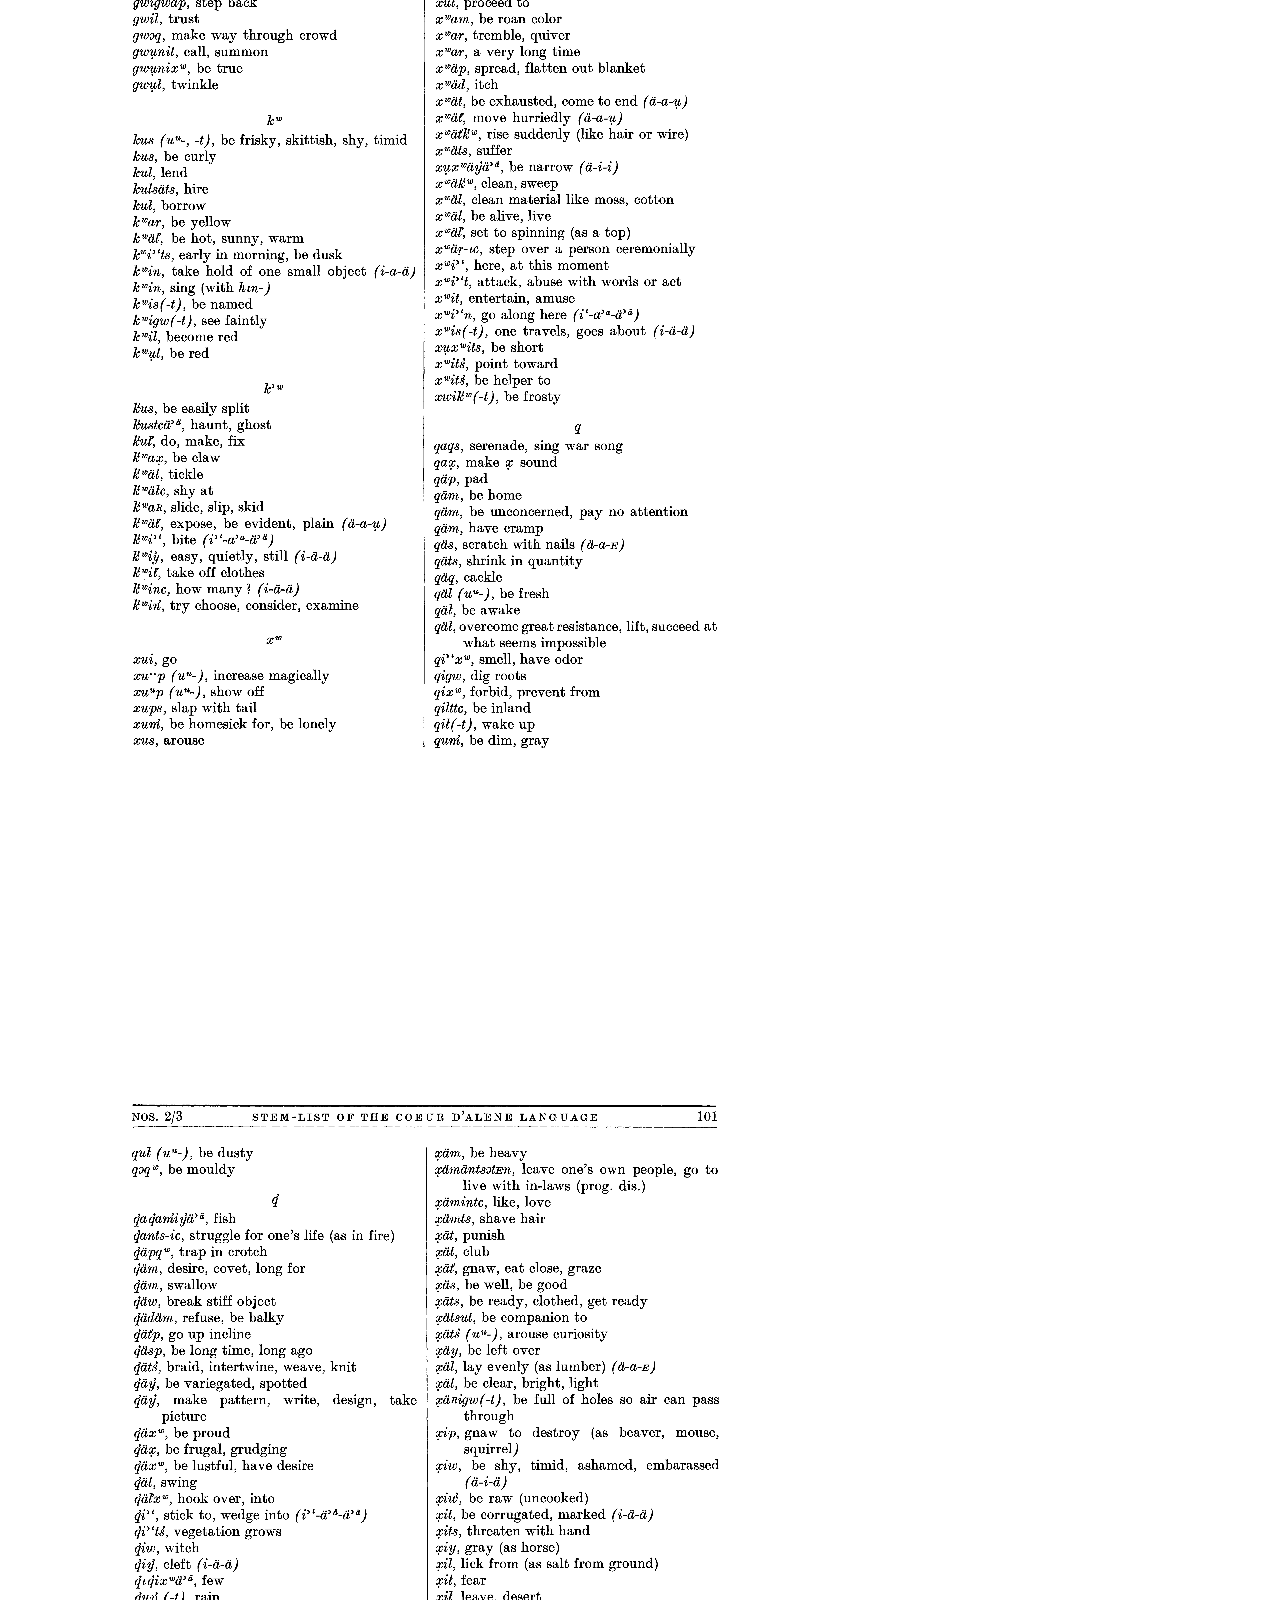
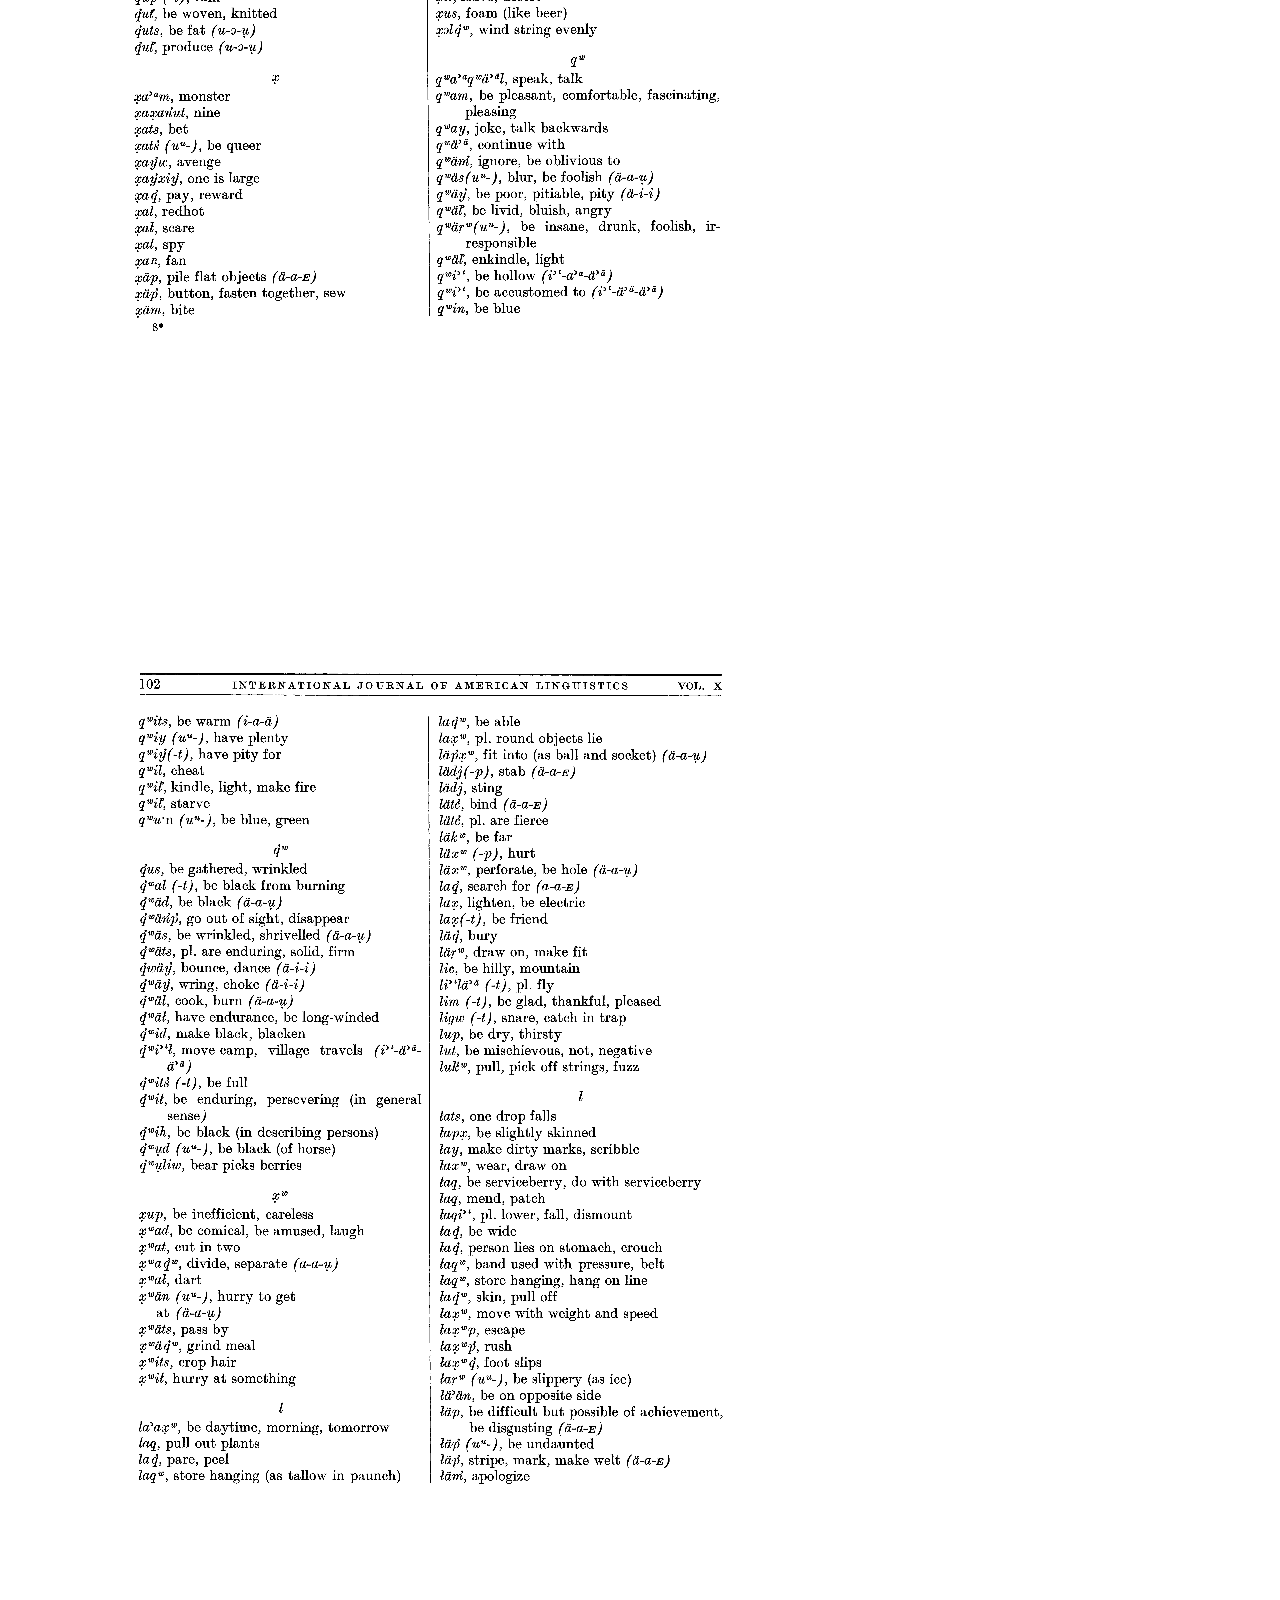
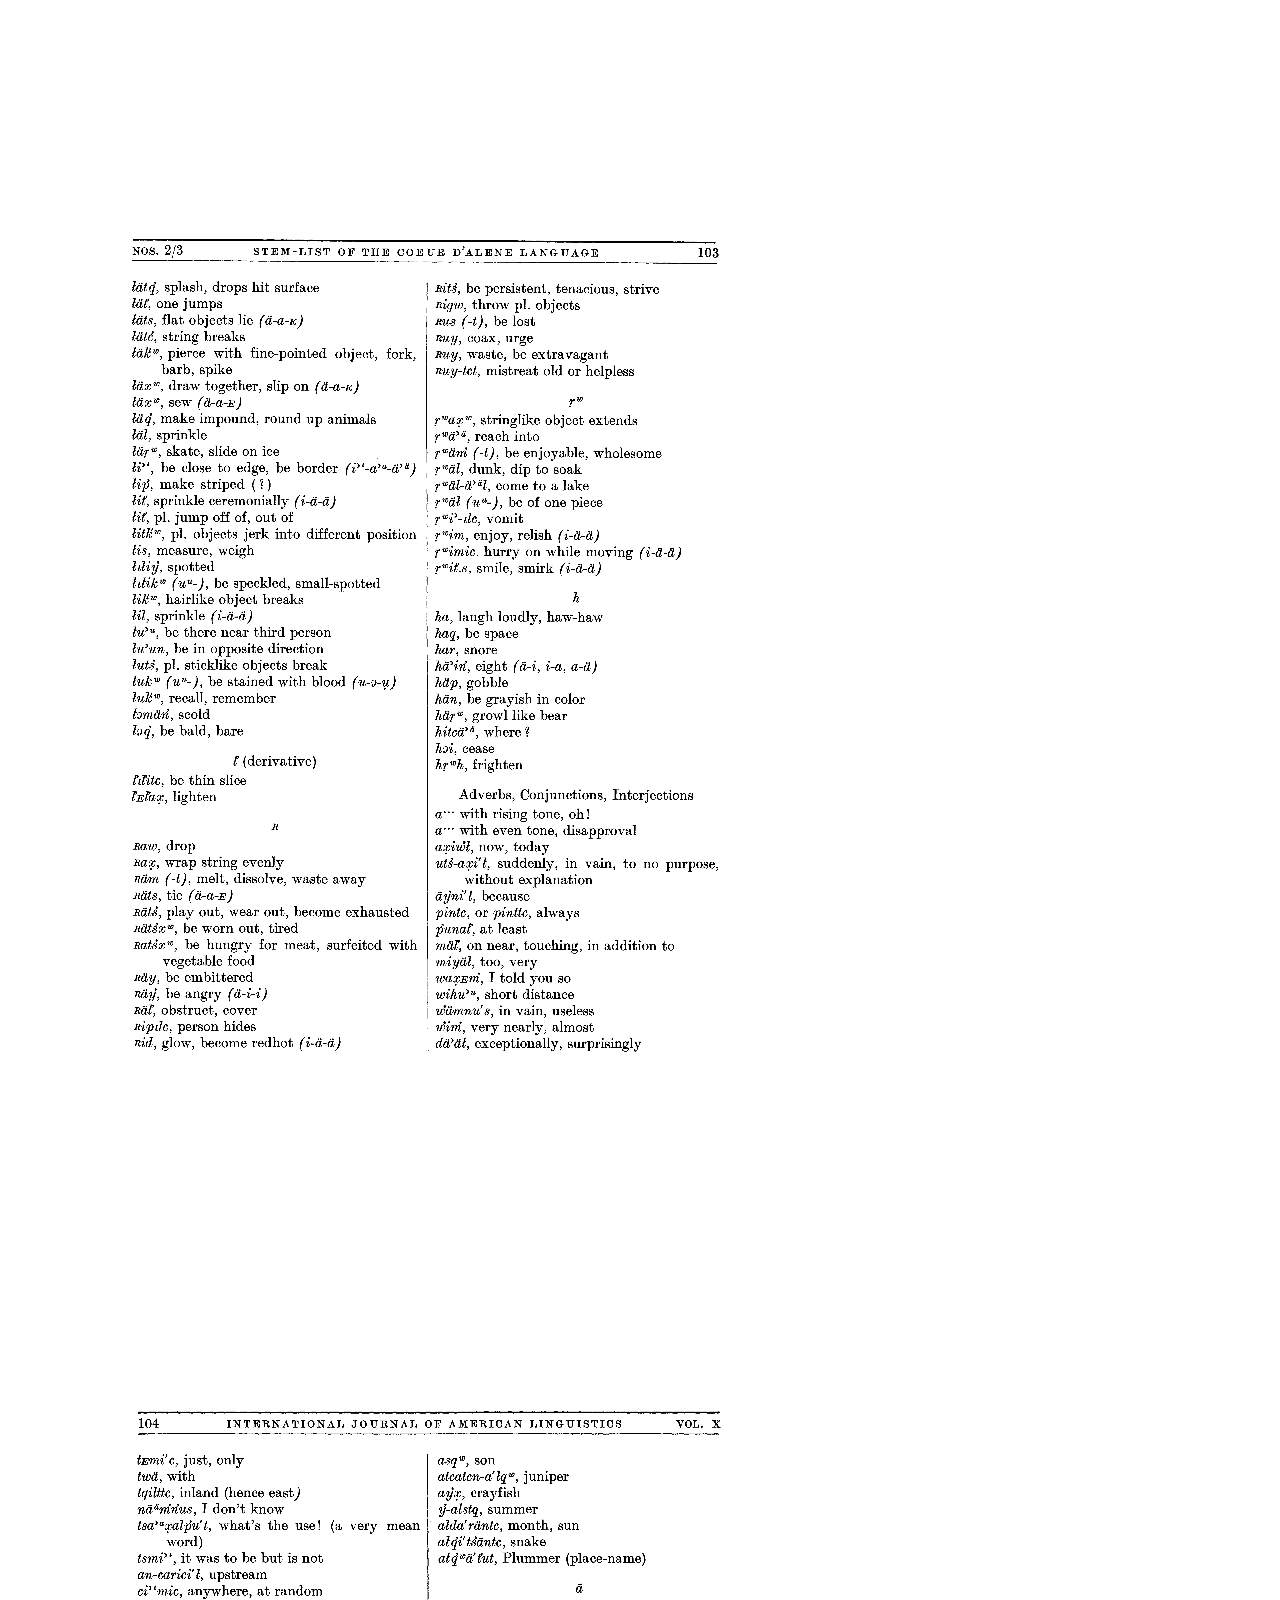
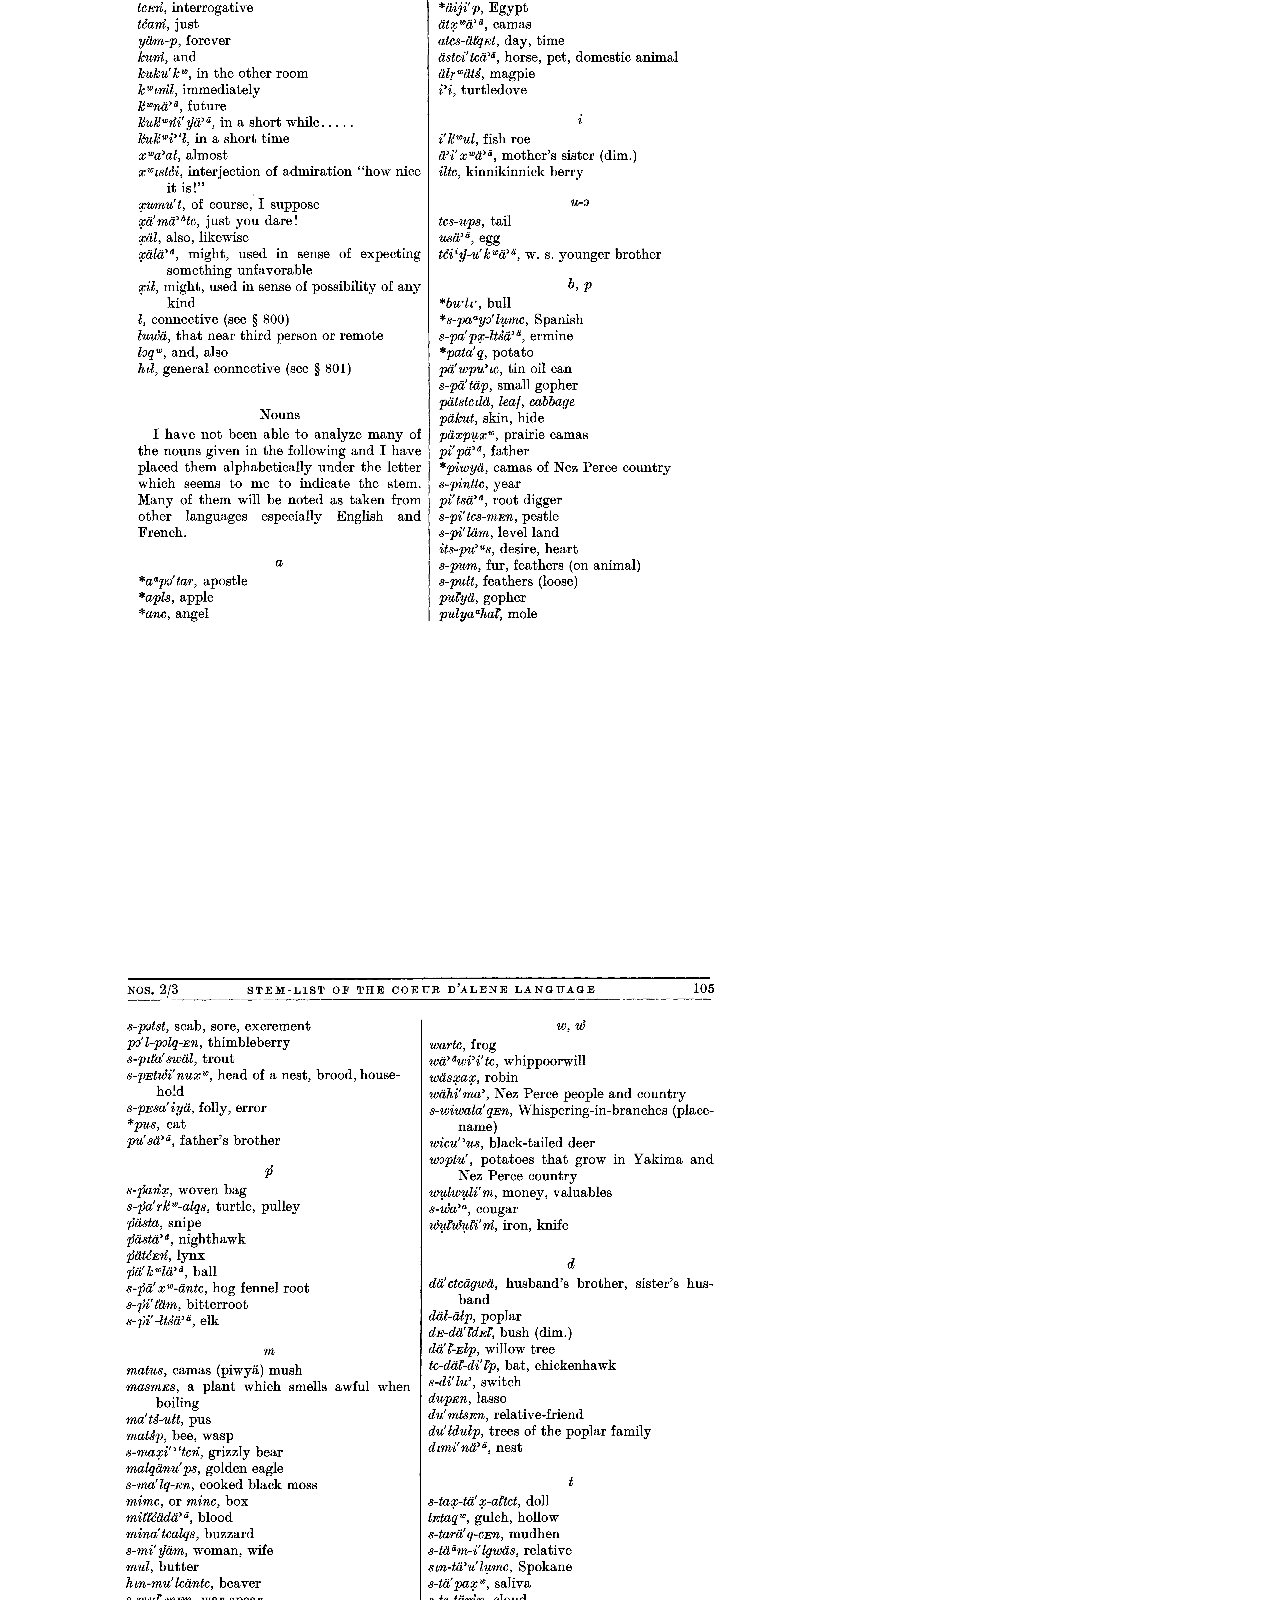
<file: stem_list/original_stem_list.html>
<html>

<p>
<img src="stmlst1.png"> <br>
<img src="stmlst2.png"> <br>
<img src="stmlst3.png"> <br>
<img src="stmlst4.png"> <br>
<img src="stmlst5.png"> <br>
<img src="stmlst6.png"> <br>
<img src="stmlst7.png"> <br>
<img src="stmlst8.png"> <br>
<img src="stmlst9.png"> <br>
<img src="stmlst10.png"> <br>
<img src="stmlst11.png"> <br>
<img src="stmlst12.png"> <br>
<img src="stmlst13.png"> <br>
<img src="stmlst14.png"> <br>
<img src="stmlst15.png"> <br>
<img src="stmlst16.png"> <br>
<img src="stmlst17.png"> <br>


</p>
</file>
